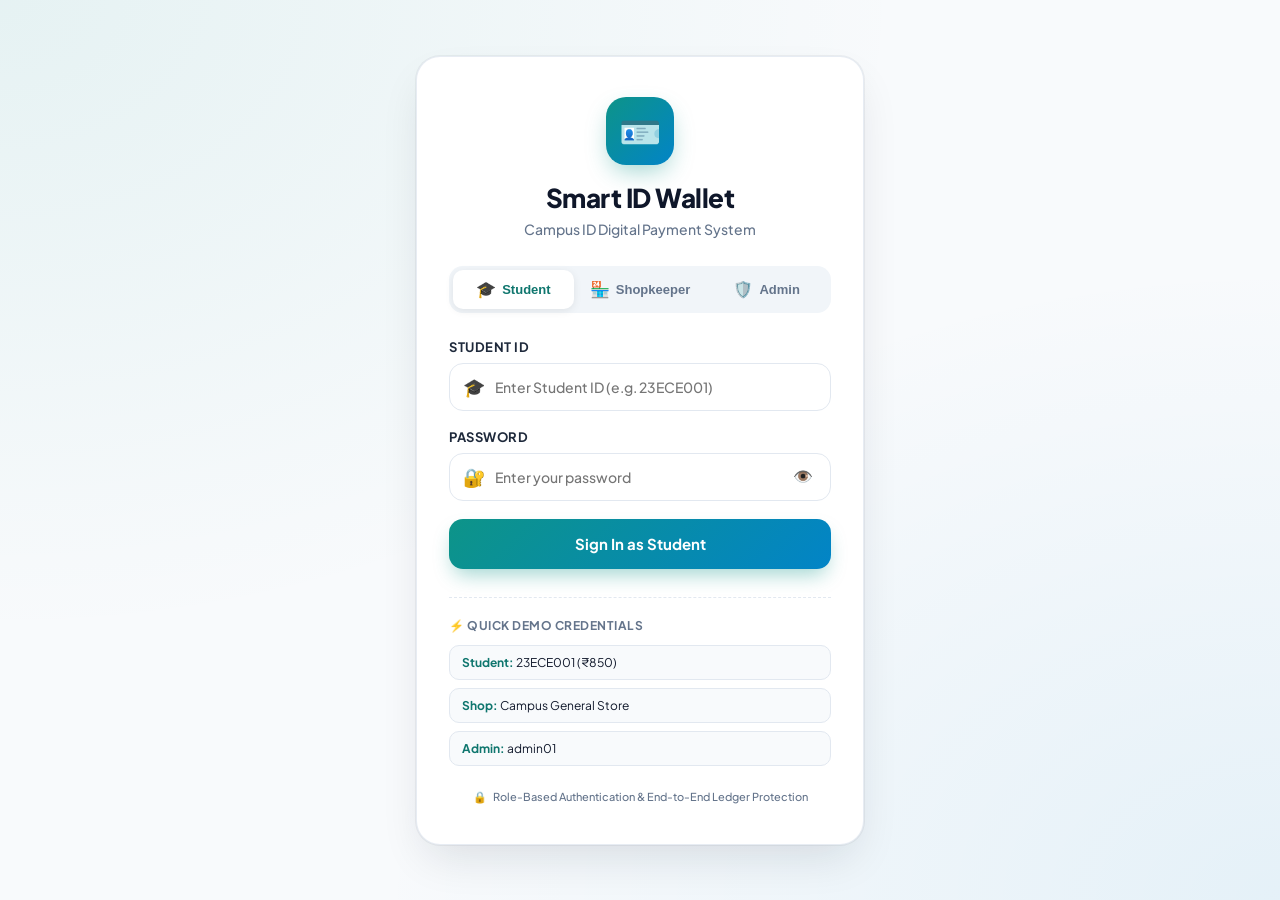
<file: frontend/index.html>
<!DOCTYPE html>
<html lang="en">

<head>
    <meta charset="UTF-8">
    <meta name="viewport" content="width=device-width, initial-scale=1.0">
    <title>Smart ID Wallet - Campus Digital Payment System</title>
    <link rel="stylesheet" href="css/login.css">
    <link rel="preconnect" href="https://fonts.googleapis.com">
    <link rel="preconnect" href="https://fonts.gstatic.com" crossorigin>
    <link href="https://fonts.googleapis.com/css2?family=Plus+Jakarta+Sans:wght@400;500;600;700;800&display=swap" rel="stylesheet">
</head>

<body>

    <div class="login-page">

        <div class="login-card">

            <!-- BRANDING & LOGO -->
            <div class="logo-section">
                <div class="logo">
                    <span>🪪</span>
                </div>
                <h1>Smart ID Wallet</h1>
                <p class="subtitle">Campus ID Digital Payment System</p>
            </div>

            <!-- ROLE SELECTION TABS -->
            <div class="role-tabs" role="tablist">
                <button type="button" class="role-tab active" id="tab-student" onclick="switchRole('student')">
                    <span class="tab-icon">🎓</span>
                    <span>Student</span>
                </button>
                <button type="button" class="role-tab" id="tab-shopkeeper" onclick="switchRole('shopkeeper')">
                    <span class="tab-icon">🏪</span>
                    <span>Shopkeeper</span>
                </button>
                <button type="button" class="role-tab" id="tab-admin" onclick="switchRole('admin')">
                    <span class="tab-icon">🛡️</span>
                    <span>Admin</span>
                </button>
            </div>

            <!-- LOGIN FORM -->
            <form class="login-form" id="loginForm" onsubmit="event.preventDefault(); handleLogin();">

                <!-- DYNAMIC ID/USERNAME FIELD -->
                <div class="input-group">
                    <label for="loginId" id="idLabel">Student ID</label>
                    <div class="input-wrapper">
                        <span class="input-icon" id="idIcon">🎓</span>
                        <input
                            type="text"
                            id="loginId"
                            placeholder="Enter Student ID (e.g. 23ECE001)"
                            autocomplete="username"
                            required
                        >
                    </div>
                </div>

                <!-- PASSWORD FIELD -->
                <div class="input-group">
                    <label for="password">Password</label>
                    <div class="input-wrapper">
                        <span class="input-icon">🔐</span>
                        <input
                            type="password"
                            id="password"
                            placeholder="Enter your password"
                            autocomplete="current-password"
                            required
                        >
                        <button
                            type="button"
                            class="password-toggle"
                            onclick="togglePasswordVisibility()"
                            id="passwordToggleBtn"
                            aria-label="Toggle password visibility"
                        >
                            👁️
                        </button>
                    </div>
                </div>

                <!-- LOGIN BUTTON -->
                <button
                    type="submit"
                    class="login-button"
                    id="loginButton"
                >
                    <span id="btnText">Sign In to Wallet</span>
                    <span class="btn-spinner" id="btnSpinner" style="display: none;">⏳</span>
                </button>

                <!-- STATUS MESSAGE -->
                <div id="loginMessage" class="login-message" style="display: none;"></div>

            </form>

            <!-- ONE-CLICK DEMO FILL CHIPS -->
            <div class="demo-section">
                <div class="demo-header">
                    <span>⚡ Quick Demo Credentials</span>
                </div>
                <div class="demo-chips">
                    <button type="button" class="demo-chip" onclick="fillDemo('student')">
                        <strong>Student:</strong> 23ECE001 (₹850)
                    </button>
                    <button type="button" class="demo-chip" onclick="fillDemo('shopkeeper')">
                        <strong>Shop:</strong> Campus General Store
                    </button>
                    <button type="button" class="demo-chip" onclick="fillDemo('admin')">
                        <strong>Admin:</strong> admin01
                    </button>
                </div>
            </div>

            <!-- FOOTER SECURITY BADGE -->
            <div class="security-footer">
                <span class="shield">🔒</span>
                <span>Role-Based Authentication & End-to-End Ledger Protection</span>
            </div>

        </div>

    </div>

    <!-- SCRIPTS -->
    <script src="js/config.js"></script>
    <script src="js/auth.js"></script>
    <script src="js/login.js"></script>

</body>

</html>
</file>
<file: frontend/css/login.css>
/* =====================================================
   SMART ID WALLET - LOGIN & AUTHENTICATION STYLES
   ===================================================== */

:root {
    --primary: #0f172a;
    --primary-light: #1e293b;
    --accent: #0d9488;
    --accent-hover: #0f766e;
    --accent-gradient: linear-gradient(135deg, #0d9488 0%, #0284c7 100%);
    --bg-page: #f8fafc;
    --card-bg: #ffffff;
    --text-main: #0f172a;
    --text-muted: #64748b;
    --border-color: #e2e8f0;
    --error-bg: #fef2f2;
    --error-text: #dc2626;
    --success-bg: #ecfdf5;
    --success-text: #059669;
    --radius-lg: 24px;
    --radius-md: 14px;
    --shadow-card: 0 20px 45px -10px rgba(15, 23, 42, 0.12), 0 0 0 1px rgba(15, 23, 42, 0.05);
}

* {
    margin: 0;
    padding: 0;
    box-sizing: border-box;
}

body {
    font-family: 'Plus Jakarta Sans', -apple-system, BlinkMacSystemFont, "Segoe UI", Roboto, sans-serif;
    background-color: var(--bg-page);
    color: var(--text-main);
    min-height: 100vh;
    display: flex;
    align-items: center;
    justify-content: center;
    background-image: 
        radial-gradient(at 0% 0%, rgba(13, 148, 136, 0.08) 0px, transparent 50%),
        radial-gradient(at 100% 100%, rgba(2, 132, 199, 0.08) 0px, transparent 50%);
}

.login-page {
    width: 100%;
    max-width: 480px;
    padding: 24px 16px;
}

.login-card {
    background: var(--card-bg);
    border-radius: var(--radius-lg);
    padding: 40px 32px;
    box-shadow: var(--shadow-card);
    position: relative;
    border: 1px solid rgba(226, 232, 240, 0.8);
}

/* LOGO SECTION */
.logo-section {
    text-align: center;
    margin-bottom: 28px;
}

.logo {
    width: 68px;
    height: 68px;
    margin: 0 auto 16px;
    background: var(--accent-gradient);
    border-radius: 20px;
    display: flex;
    align-items: center;
    justify-content: center;
    font-size: 34px;
    box-shadow: 0 10px 25px -5px rgba(13, 148, 136, 0.4);
}

.logo-section h1 {
    font-size: 26px;
    font-weight: 800;
    color: var(--primary);
    letter-spacing: -0.5px;
    margin-bottom: 6px;
}

.logo-section .subtitle {
    font-size: 14px;
    color: var(--text-muted);
    font-weight: 500;
}

/* ROLE SWITCHER TABS */
.role-tabs {
    display: flex;
    background: #f1f5f9;
    padding: 4px;
    border-radius: 14px;
    margin-bottom: 26px;
    gap: 4px;
}

.role-tab {
    flex: 1;
    display: flex;
    align-items: center;
    justify-content: center;
    gap: 6px;
    padding: 10px 12px;
    border: none;
    background: transparent;
    border-radius: 10px;
    font-size: 13px;
    font-weight: 600;
    color: var(--text-muted);
    cursor: pointer;
    transition: all 0.2s cubic-bezier(0.4, 0, 0.2, 1);
}

.role-tab:hover {
    color: var(--text-main);
}

.role-tab.active {
    background: #ffffff;
    color: var(--accent-hover);
    box-shadow: 0 2px 8px rgba(0, 0, 0, 0.08);
}

.tab-icon {
    font-size: 16px;
}

/* FORM STYLES */
.input-group {
    margin-bottom: 18px;
}

.input-group label {
    display: block;
    font-size: 13px;
    font-weight: 700;
    color: var(--primary-light);
    margin-bottom: 8px;
    text-transform: uppercase;
    letter-spacing: 0.5px;
}

.input-wrapper {
    position: relative;
    display: flex;
    align-items: center;
}

.input-icon {
    position: absolute;
    left: 14px;
    font-size: 18px;
    pointer-events: none;
    color: var(--text-muted);
}

.input-wrapper input {
    width: 100%;
    height: 48px;
    padding: 0 45px 0 45px;
    border: 1.5px solid var(--border-color);
    border-radius: var(--radius-md);
    font-size: 14px;
    font-family: inherit;
    font-weight: 500;
    color: var(--text-main);
    background: #ffffff;
    transition: all 0.2s ease;
}

.input-wrapper input:focus {
    outline: none;
    border-color: var(--accent);
    box-shadow: 0 0 0 3px rgba(13, 148, 136, 0.15);
}

.password-toggle {
    position: absolute;
    right: 12px;
    background: transparent;
    border: none;
    font-size: 16px;
    cursor: pointer;
    padding: 6px;
    border-radius: 6px;
    color: var(--text-muted);
    transition: opacity 0.2s;
}

.password-toggle:hover {
    opacity: 0.7;
}

/* LOGIN BUTTON */
.login-button {
    width: 100%;
    height: 50px;
    margin-top: 10px;
    background: var(--accent-gradient);
    color: #ffffff;
    border: none;
    border-radius: var(--radius-md);
    font-size: 15px;
    font-weight: 700;
    font-family: inherit;
    cursor: pointer;
    box-shadow: 0 10px 20px -5px rgba(13, 148, 136, 0.4);
    transition: transform 0.15s ease, box-shadow 0.15s ease;
    display: flex;
    align-items: center;
    justify-content: center;
    gap: 8px;
}

.login-button:hover {
    transform: translateY(-1px);
    box-shadow: 0 14px 24px -5px rgba(13, 148, 136, 0.45);
}

.login-button:active {
    transform: translateY(0);
}

.login-button:disabled {
    opacity: 0.7;
    cursor: not-allowed;
}

/* ERROR / STATUS MESSAGE */
.login-message {
    margin-top: 14px;
    padding: 10px 14px;
    border-radius: 10px;
    font-size: 13px;
    font-weight: 600;
    text-align: center;
}

.login-message.error {
    background: var(--error-bg);
    color: var(--error-text);
    border: 1px solid rgba(220, 38, 38, 0.2);
}

.login-message.success {
    background: var(--success-bg);
    color: var(--success-text);
    border: 1px solid rgba(5, 150, 105, 0.2);
}

/* DEMO CHIPS SECTION */
.demo-section {
    margin-top: 28px;
    padding-top: 20px;
    border-top: 1px dashed var(--border-color);
}

.demo-header {
    display: flex;
    align-items: center;
    justify-content: space-between;
    margin-bottom: 12px;
}

.demo-header span {
    font-size: 12px;
    font-weight: 700;
    color: var(--text-muted);
    text-transform: uppercase;
    letter-spacing: 0.5px;
}

.demo-chips {
    display: flex;
    flex-direction: column;
    gap: 8px;
}

.demo-chip {
    width: 100%;
    text-align: left;
    padding: 9px 12px;
    background: #f8fafc;
    border: 1px solid var(--border-color);
    border-radius: 10px;
    font-size: 12px;
    color: var(--text-main);
    cursor: pointer;
    font-family: inherit;
    transition: all 0.15s ease;
}

.demo-chip:hover {
    background: #f1f5f9;
    border-color: #cbd5e1;
    transform: translateX(2px);
}

.demo-chip strong {
    color: var(--accent-hover);
}

/* SECURITY FOOTER */
.security-footer {
    display: flex;
    align-items: center;
    justify-content: center;
    gap: 6px;
    margin-top: 24px;
    font-size: 11px;
    color: var(--text-muted);
    font-weight: 500;
}

@media (max-width: 480px) {
    .login-card {
        padding: 30px 20px;
        border-radius: 20px;
    }
}
</file>
<file: frontend/admin/admin.css>
/* =====================================================
   SMART ID WALLET - ADMINISTRATOR PORTAL STYLES
   ===================================================== */

:root {
    --admin-bg: #0b1120;
    --admin-sidebar: #0f172a;
    --admin-surface: #1e293b;
    --admin-surface-light: #334155;
    --admin-border: #334155;
    --admin-accent: #0d9488;
    --admin-accent-glow: rgba(13, 148, 136, 0.25);
    --admin-blue: #0284c7;
    --admin-green: #10b981;
    --admin-red: #ef4444;
    --admin-amber: #f59e0b;
    --admin-purple: #8b5cf6;
    --admin-text-main: #f8fafc;
    --admin-text-sub: #94a3b8;
    --admin-radius: 14px;
    --admin-radius-lg: 20px;
    --admin-shadow: 0 10px 25px -5px rgba(0, 0, 0, 0.4);
}

* {
    margin: 0;
    padding: 0;
    box-sizing: border-box;
}

body {
    font-family: 'Plus Jakarta Sans', -apple-system, BlinkMacSystemFont, "Segoe UI", Roboto, sans-serif;
    background: var(--admin-bg);
    color: var(--admin-text-main);
    min-height: 100vh;
    display: flex;
    overflow-x: hidden;
}

/* LAYOUT CONTAINER */
.admin-layout {
    display: flex;
    width: 100vw;
    min-height: 100vh;
}

/* SIDEBAR */
.admin-sidebar {
    width: 260px;
    background: var(--admin-sidebar);
    border-right: 1px solid var(--admin-border);
    display: flex;
    flex-direction: column;
    position: fixed;
    top: 0;
    bottom: 0;
    left: 0;
    z-index: 100;
    transition: transform 0.3s ease;
}

.sidebar-brand {
    padding: 24px 20px;
    display: flex;
    align-items: center;
    gap: 12px;
    border-bottom: 1px solid var(--admin-border);
}

.brand-icon {
    width: 44px;
    height: 44px;
    background: linear-gradient(135deg, var(--admin-accent), var(--admin-blue));
    border-radius: 12px;
    display: flex;
    align-items: center;
    justify-content: center;
    font-size: 22px;
    box-shadow: 0 4px 12px var(--admin-accent-glow);
}

.brand-text h2 {
    font-size: 17px;
    font-weight: 800;
    letter-spacing: -0.5px;
    color: #ffffff;
}

.brand-badge {
    display: inline-block;
    font-size: 10px;
    font-weight: 700;
    background: rgba(13, 148, 136, 0.2);
    color: #2dd4bf;
    padding: 2px 8px;
    border-radius: 6px;
    margin-top: 2px;
}

/* NAV LINKS */
.sidebar-nav {
    flex: 1;
    padding: 20px 14px;
    display: flex;
    flex-direction: column;
    gap: 6px;
    overflow-y: auto;
}

.nav-link-btn {
    display: flex;
    align-items: center;
    gap: 12px;
    padding: 12px 16px;
    background: transparent;
    border: none;
    border-radius: 10px;
    color: var(--admin-text-sub);
    font-size: 14px;
    font-weight: 600;
    text-align: left;
    cursor: pointer;
    transition: all 0.2s ease;
    width: 100%;
}

.nav-link-btn:hover {
    background: rgba(255, 255, 255, 0.05);
    color: var(--admin-text-main);
}

.nav-link-btn.active {
    background: linear-gradient(135deg, rgba(13, 148, 136, 0.25), rgba(2, 132, 199, 0.25));
    color: #2dd4bf;
    border: 1px solid rgba(13, 148, 136, 0.4);
    box-shadow: 0 4px 12px rgba(13, 148, 136, 0.15);
}

.nav-link-btn .nav-icon {
    font-size: 18px;
}

/* SIDEBAR FOOTER */
.sidebar-footer {
    padding: 16px 20px;
    border-top: 1px solid var(--admin-border);
    display: flex;
    align-items: center;
    justify-content: space-between;
}

.user-mini {
    display: flex;
    align-items: center;
    gap: 10px;
}

.user-avatar-mini {
    width: 36px;
    height: 36px;
    background: var(--admin-surface-light);
    border-radius: 50%;
    display: flex;
    align-items: center;
    justify-content: center;
    font-size: 16px;
}

.user-details-mini strong {
    display: block;
    font-size: 13px;
    font-weight: 700;
    color: var(--admin-text-main);
}

.user-details-mini small {
    color: var(--admin-text-sub);
    font-size: 11px;
}

.logout-icon-btn {
    background: rgba(239, 68, 68, 0.1);
    color: #f87171;
    border: 1px solid rgba(239, 68, 68, 0.2);
    border-radius: 8px;
    width: 34px;
    height: 34px;
    display: flex;
    align-items: center;
    justify-content: center;
    cursor: pointer;
    transition: background 0.2s;
}

.logout-icon-btn:hover {
    background: rgba(239, 68, 68, 0.25);
}

/* MAIN CONTENT AREA */
.admin-main {
    flex: 1;
    margin-left: 260px;
    padding: 28px 36px;
    max-width: 1400px;
}

/* TOPBAR */
.admin-topbar {
    display: flex;
    align-items: center;
    justify-content: space-between;
    margin-bottom: 28px;
    flex-wrap: wrap;
    gap: 16px;
}

.topbar-title h1 {
    font-size: 24px;
    font-weight: 800;
    letter-spacing: -0.5px;
}

.topbar-title p {
    font-size: 13px;
    color: var(--admin-text-sub);
    margin-top: 2px;
}

.topbar-actions {
    display: flex;
    align-items: center;
    gap: 12px;
}

.btn-primary {
    background: linear-gradient(135deg, var(--admin-accent), var(--admin-blue));
    color: #ffffff;
    border: none;
    padding: 10px 20px;
    border-radius: 10px;
    font-size: 13px;
    font-weight: 700;
    cursor: pointer;
    display: inline-flex;
    align-items: center;
    gap: 8px;
    box-shadow: 0 4px 14px var(--admin-accent-glow);
    transition: all 0.2s ease;
}

.btn-primary:hover {
    transform: translateY(-1px);
    box-shadow: 0 6px 20px rgba(13, 148, 136, 0.4);
}

.btn-secondary {
    background: var(--admin-surface);
    color: var(--admin-text-main);
    border: 1px solid var(--admin-border);
    padding: 10px 18px;
    border-radius: 10px;
    font-size: 13px;
    font-weight: 600;
    cursor: pointer;
    transition: all 0.2s ease;
}

.btn-secondary:hover {
    background: var(--admin-surface-light);
}

/* KPI CARDS GRID */
.kpi-grid {
    display: grid;
    grid-template-columns: repeat(auto-fit, minmax(210px, 1fr));
    gap: 18px;
    margin-bottom: 30px;
}

.kpi-card {
    background: var(--admin-surface);
    border: 1px solid var(--admin-border);
    border-radius: var(--admin-radius);
    padding: 20px;
    display: flex;
    align-items: center;
    gap: 16px;
    box-shadow: var(--admin-shadow);
    transition: transform 0.2s ease;
}

.kpi-card:hover {
    transform: translateY(-2px);
    border-color: #475569;
}

.kpi-icon-box {
    width: 50px;
    height: 50px;
    border-radius: 12px;
    display: flex;
    align-items: center;
    justify-content: center;
    font-size: 24px;
}

.bg-teal { background: rgba(13, 148, 136, 0.15); color: #2dd4bf; }
.bg-sky { background: rgba(2, 132, 199, 0.15); color: #38bdf8; }
.bg-emerald { background: rgba(16, 185, 129, 0.15); color: #34d399; }
.bg-amber { background: rgba(245, 158, 11, 0.15); color: #fbbf24; }
.bg-purple { background: rgba(139, 92, 246, 0.15); color: #c084fc; }
.bg-rose { background: rgba(244, 63, 94, 0.15); color: #fb7185; }

.kpi-details .kpi-label {
    font-size: 12px;
    font-weight: 600;
    color: var(--admin-text-sub);
    display: block;
    text-transform: uppercase;
    letter-spacing: 0.5px;
}

.kpi-details .kpi-number {
    font-size: 24px;
    font-weight: 800;
    color: #ffffff;
    margin-top: 4px;
    display: block;
}

/* SECTION CARDS & PANELS */
.content-panel {
    background: var(--admin-surface);
    border: 1px solid var(--admin-border);
    border-radius: var(--admin-radius-lg);
    padding: 24px;
    margin-bottom: 28px;
    box-shadow: var(--admin-shadow);
}

.panel-header-row {
    display: flex;
    align-items: center;
    justify-content: space-between;
    margin-bottom: 20px;
    flex-wrap: wrap;
    gap: 12px;
}

.panel-header-row h3 {
    font-size: 17px;
    font-weight: 700;
    display: flex;
    align-items: center;
    gap: 8px;
}

/* SEARCH & FILTER CONTROLS */
.filter-bar {
    display: flex;
    gap: 12px;
    align-items: center;
    flex-wrap: wrap;
}

.search-input-wrap {
    position: relative;
    display: flex;
    align-items: center;
}

.search-input-wrap input {
    background: var(--admin-bg);
    border: 1px solid var(--admin-border);
    color: var(--admin-text-main);
    padding: 9px 14px 9px 36px;
    border-radius: 10px;
    font-size: 13px;
    width: 240px;
    transition: all 0.2s;
}

.search-input-wrap input:focus {
    outline: none;
    border-color: var(--admin-accent);
    box-shadow: 0 0 0 3px var(--admin-accent-glow);
}

.search-icon-inside {
    position: absolute;
    left: 12px;
    color: var(--admin-text-sub);
    font-size: 14px;
}

.filter-select {
    background: var(--admin-bg);
    border: 1px solid var(--admin-border);
    color: var(--admin-text-main);
    padding: 9px 14px;
    border-radius: 10px;
    font-size: 13px;
    cursor: pointer;
}

.filter-select:focus {
    outline: none;
    border-color: var(--admin-accent);
}

/* DATA TABLES */
.table-responsive {
    overflow-x: auto;
    border-radius: 12px;
}

.admin-table {
    width: 100%;
    border-collapse: collapse;
    font-size: 13px;
    text-align: left;
}

.admin-table thead th {
    background: rgba(15, 23, 42, 0.6);
    color: var(--admin-text-sub);
    padding: 14px 16px;
    font-weight: 700;
    text-transform: uppercase;
    font-size: 11px;
    letter-spacing: 0.5px;
    border-bottom: 1px solid var(--admin-border);
}

.admin-table tbody td {
    padding: 14px 16px;
    border-bottom: 1px solid rgba(51, 65, 85, 0.6);
    color: var(--admin-text-main);
    vertical-align: middle;
}

.admin-table tbody tr:hover {
    background: rgba(255, 255, 255, 0.02);
}

/* BADGES */
.status-pill {
    display: inline-block;
    padding: 4px 10px;
    border-radius: 20px;
    font-size: 11px;
    font-weight: 700;
}

.pill-active { background: rgba(16, 185, 129, 0.15); color: #34d399; border: 1px solid rgba(16, 185, 129, 0.3); }
.pill-inactive { background: rgba(239, 68, 68, 0.15); color: #f87171; border: 1px solid rgba(239, 68, 68, 0.3); }
.pill-instock { background: rgba(2, 132, 199, 0.15); color: #38bdf8; }
.pill-outstock { background: rgba(245, 158, 11, 0.15); color: #fbbf24; }

.type-pill {
    padding: 3px 8px;
    border-radius: 6px;
    font-size: 11px;
    font-weight: 700;
}

.type-purchase { background: rgba(13, 148, 136, 0.15); color: #2dd4bf; }
.type-topup { background: rgba(16, 185, 129, 0.15); color: #34d399; }
.type-debit { background: rgba(239, 68, 68, 0.15); color: #f87171; }

/* ACTION BUTTONS IN TABLE */
.table-actions {
    display: flex;
    gap: 6px;
}

.btn-table-action {
    background: rgba(255, 255, 255, 0.06);
    border: 1px solid var(--admin-border);
    color: var(--admin-text-main);
    padding: 5px 10px;
    border-radius: 6px;
    font-size: 12px;
    cursor: pointer;
    transition: background 0.15s;
}

.btn-table-action:hover {
    background: rgba(255, 255, 255, 0.15);
}

.btn-table-action.danger {
    color: #f87171;
    border-color: rgba(239, 68, 68, 0.3);
}

.btn-table-action.danger:hover {
    background: rgba(239, 68, 68, 0.2);
}

/* REPORTS & ANALYTICS VISUALS */
.reports-grid {
    display: grid;
    grid-template-columns: repeat(auto-fit, minmax(320px, 1fr));
    gap: 20px;
}

.report-box {
    background: var(--admin-bg);
    border: 1px solid var(--admin-border);
    border-radius: 14px;
    padding: 20px;
}

.report-box h4 {
    font-size: 14px;
    font-weight: 700;
    color: var(--admin-text-sub);
    margin-bottom: 14px;
    text-transform: uppercase;
    letter-spacing: 0.5px;
}

.report-bar-item {
    margin-bottom: 14px;
}

.report-bar-header {
    display: flex;
    justify-content: space-between;
    font-size: 13px;
    margin-bottom: 6px;
}

.report-bar-track {
    background: var(--admin-surface);
    height: 8px;
    border-radius: 4px;
    overflow: hidden;
}

.report-bar-fill {
    height: 100%;
    border-radius: 4px;
    background: linear-gradient(90deg, var(--admin-accent), var(--admin-blue));
}

/* MODALS */
.admin-modal {
    position: fixed;
    top: 0;
    left: 0;
    right: 0;
    bottom: 0;
    z-index: 1000;
    display: flex;
    align-items: center;
    justify-content: center;
}

.modal-backdrop {
    position: absolute;
    top: 0;
    left: 0;
    right: 0;
    bottom: 0;
    background: rgba(0, 0, 0, 0.7);
    backdrop-filter: blur(4px);
}

.modal-dialog {
    position: relative;
    background: var(--admin-surface);
    border: 1px solid var(--admin-border);
    border-radius: var(--admin-radius-lg);
    width: 90%;
    max-width: 520px;
    box-shadow: 0 20px 40px rgba(0, 0, 0, 0.6);
    overflow: hidden;
    animation: modalSlide 0.25s cubic-bezier(0.16, 1, 0.3, 1);
}

@keyframes modalSlide {
    from { opacity: 0; transform: translateY(20px) scale(0.96); }
    to { opacity: 1; transform: translateY(0) scale(1); }
}

.modal-dialog-large {
    max-width: 640px;
}

.modal-header {
    padding: 20px 24px;
    border-bottom: 1px solid var(--admin-border);
    display: flex;
    align-items: center;
    justify-content: space-between;
}

.modal-header h3 {
    font-size: 17px;
    font-weight: 800;
}

.modal-close-btn {
    background: transparent;
    border: none;
    color: var(--admin-text-sub);
    font-size: 20px;
    cursor: pointer;
}

.modal-body {
    padding: 24px;
    max-height: 75vh;
    overflow-y: auto;
}

.modal-footer {
    padding: 16px 24px;
    border-top: 1px solid var(--admin-border);
    display: flex;
    justify-content: flex-end;
    gap: 10px;
    background: rgba(15, 23, 42, 0.4);
}

/* FORM CONTROLS IN MODAL */
.form-group {
    margin-bottom: 16px;
}

.form-group label {
    display: block;
    font-size: 12px;
    font-weight: 700;
    color: var(--admin-text-sub);
    margin-bottom: 6px;
    text-transform: uppercase;
    letter-spacing: 0.5px;
}

.form-control {
    width: 100%;
    background: var(--admin-bg);
    border: 1px solid var(--admin-border);
    color: var(--admin-text-main);
    padding: 11px 14px;
    border-radius: 10px;
    font-size: 14px;
    transition: border 0.2s;
}

.form-control:focus {
    outline: none;
    border-color: var(--admin-accent);
    box-shadow: 0 0 0 3px var(--admin-accent-glow);
}

.form-row {
    display: grid;
    grid-template-columns: 1fr 1fr;
    gap: 14px;
}

/* RECEIPT MODAL SPECIFIC */
.receipt-paper-admin {
    background: #ffffff;
    color: #0f172a;
    border-radius: 16px;
    padding: 24px;
    font-size: 13px;
}

.receipt-paper-admin .rcpt-row {
    display: flex;
    justify-content: space-between;
    padding: 6px 0;
    border-bottom: 1px dashed #e2e8f0;
}

.receipt-paper-admin .rcpt-row.total-bold {
    border-top: 2px solid #0f172a;
    border-bottom: 2px solid #0f172a;
    padding: 10px 0;
    margin-top: 8px;
    font-size: 15px;
    font-weight: 800;
}

/* RESPONSIVE BREAKPOINTS */
@media (max-width: 1024px) {
    .admin-sidebar {
        width: 70px;
    }
    .brand-text, .nav-label, .user-details-mini, .brand-badge {
        display: none;
    }
    .sidebar-brand {
        justify-content: center;
        padding: 20px 0;
    }
    .nav-link-btn {
        justify-content: center;
        padding: 14px 0;
    }
    .admin-main {
        margin-left: 70px;
        padding: 20px;
    }
}

@media (max-width: 640px) {
    .admin-sidebar {
        display: none;
    }
    .admin-main {
        margin-left: 0;
        padding: 16px;
    }
    .kpi-grid {
        grid-template-columns: 1fr;
    }
    .form-row {
        grid-template-columns: 1fr;
    }
}
</file>
<file: frontend/shopkeeper/shopkeeper.css>
/* =====================================================
   SMART ID WALLET - SHOPKEEPER POS TERMINAL STYLES
   ===================================================== */

:root {
    --primary: #0f172a;
    --primary-light: #1e293b;
    --accent: #0d9488;
    --accent-hover: #0f766e;
    --accent-gradient: linear-gradient(135deg, #0d9488 0%, #0284c7 100%);
    --bg-page: #f1f5f9;
    --card-bg: #ffffff;
    --text-dark: #0f172a;
    --text-muted: #64748b;
    --border-color: #e2e8f0;
    --radius-md: 14px;
    --radius-lg: 20px;
    --shadow-sm: 0 4px 12px rgba(0, 0, 0, 0.04);
}

* {
    margin: 0;
    padding: 0;
    box-sizing: border-box;
}

body {
    font-family: 'Plus Jakarta Sans', -apple-system, BlinkMacSystemFont, "Segoe UI", Roboto, sans-serif;
    background: var(--bg-page);
    color: var(--text-dark);
    min-height: 100vh;
}

.pos-app {
    width: 100%;
    min-height: 100vh;
    display: flex;
    flex-direction: column;
}

/* TOP NAVBAR */
.pos-header {
    background: var(--primary);
    color: #ffffff;
    padding: 16px 28px;
    display: flex;
    align-items: center;
    justify-content: space-between;
    box-shadow: 0 4px 20px rgba(0, 0, 0, 0.15);
    flex-wrap: wrap;
    gap: 16px;
}

.header-left {
    display: flex;
    align-items: center;
    gap: 12px;
}

.shop-logo {
    width: 48px;
    height: 48px;
    background: rgba(255, 255, 255, 0.15);
    border-radius: 14px;
    display: flex;
    align-items: center;
    justify-content: center;
    font-size: 24px;
}

.pos-header h1 {
    font-size: 20px;
    font-weight: 800;
}

.operator-meta {
    font-size: 12px;
    color: #94a3b8;
}

.operator-meta strong {
    color: #f1f5f9;
}

.pos-nav {
    display: flex;
    background: rgba(255, 255, 255, 0.1);
    padding: 4px;
    border-radius: 12px;
    gap: 4px;
}

.nav-btn {
    padding: 8px 16px;
    background: transparent;
    border: none;
    border-radius: 10px;
    color: #cbd5e1;
    font-size: 13px;
    font-weight: 700;
    font-family: inherit;
    cursor: pointer;
    transition: all 0.2s;
}

.nav-btn:hover {
    color: #ffffff;
}

.nav-btn.active {
    background: #ffffff;
    color: var(--primary);
}

.logout-btn {
    padding: 8px 16px;
    background: rgba(239, 68, 68, 0.15);
    border: 1px solid rgba(239, 68, 68, 0.3);
    color: #fca5a5;
    border-radius: 10px;
    font-size: 13px;
    font-weight: 700;
    cursor: pointer;
    transition: all 0.2s;
}

.logout-btn:hover {
    background: #ef4444;
    color: #ffffff;
}

/* KPI BANNER */
.kpi-banner {
    display: grid;
    grid-template-columns: repeat(4, 1fr);
    gap: 16px;
    padding: 20px 28px;
    background: #ffffff;
    border-bottom: 1px solid var(--border-color);
}

.kpi-card {
    background: #f8fafc;
    border: 1px solid var(--border-color);
    border-radius: 14px;
    padding: 14px 18px;
}

.kpi-label {
    font-size: 11px;
    font-weight: 700;
    color: var(--text-muted);
    text-transform: uppercase;
    letter-spacing: 0.5px;
    display: block;
}

.kpi-val {
    font-size: 24px;
    font-weight: 800;
    margin-top: 4px;
    display: block;
}

.text-accent {
    color: var(--accent);
}

/* POS MAIN LAYOUT */
.pos-main-view,
.pos-secondary-view {
    padding: 24px 28px;
    flex: 1;
}

.pos-layout-grid {
    display: grid;
    grid-template-columns: 1.5fr 1fr;
    gap: 24px;
    align-items: start;
}

/* PANEL CARDS */
.panel-card {
    background: #ffffff;
    border: 1px solid var(--border-color);
    border-radius: var(--radius-lg);
    padding: 22px;
    box-shadow: var(--shadow-sm);
    margin-bottom: 20px;
}

.panel-header {
    display: flex;
    align-items: center;
    gap: 10px;
    margin-bottom: 18px;
}

.step-badge {
    background: #0d9488;
    color: #ffffff;
    padding: 3px 8px;
    border-radius: 6px;
    font-size: 11px;
    font-weight: 800;
}

.panel-header h3 {
    font-size: 16px;
    font-weight: 800;
}

.product-count {
    margin-left: auto;
    font-size: 12px;
    font-weight: 600;
    background: #f1f5f9;
    padding: 4px 10px;
    border-radius: 20px;
    color: var(--text-muted);
}

/* SEARCH ACTIONS */
.search-actions-row {
    display: flex;
    gap: 10px;
    align-items: center;
}

.search-input-group {
    flex: 1;
    position: relative;
    display: flex;
    align-items: center;
}

.search-icon {
    position: absolute;
    left: 14px;
    font-size: 16px;
    color: var(--text-muted);
}

.search-input-group input {
    width: 100%;
    height: 48px;
    padding: 0 14px 0 42px;
    border: 2px solid var(--border-color);
    border-radius: var(--radius-md);
    font-family: inherit;
    font-size: 14px;
    font-weight: 600;
    outline: none;
    transition: all 0.2s;
}

.search-input-group input:focus {
    border-color: var(--accent);
    box-shadow: 0 0 0 3px rgba(13, 148, 136, 0.15);
}

.primary-scan-btn {
    height: 48px;
    padding: 0 20px;
    background: var(--primary);
    color: #ffffff;
    border: none;
    border-radius: var(--radius-md);
    font-family: inherit;
    font-size: 13px;
    font-weight: 700;
    cursor: pointer;
    white-space: nowrap;
    transition: background 0.2s;
}

.primary-scan-btn:hover {
    background: var(--primary-light);
}

.camera-scan-btn {
    height: 48px;
    padding: 0 14px;
    background: #f1f5f9;
    border: 1px solid var(--border-color);
    border-radius: var(--radius-md);
    font-family: inherit;
    font-size: 13px;
    font-weight: 700;
    cursor: pointer;
    white-space: nowrap;
}

.camera-scan-btn:hover {
    background: #e2e8f0;
}

/* QUICK DEMO CHIPS */
.quick-demo-student {
    display: flex;
    align-items: center;
    gap: 8px;
    margin-top: 12px;
    font-size: 12px;
    color: var(--text-muted);
    flex-wrap: wrap;
}

.quick-chip {
    padding: 5px 10px;
    background: #f0fdfa;
    border: 1px solid #ccfbf1;
    border-radius: 8px;
    color: #0f766e;
    font-size: 11px;
    font-weight: 700;
    cursor: pointer;
}

.quick-chip:hover {
    background: #ccfbf1;
}

/* CAMERA STREAM BOX */
.camera-stream-box {
    margin-top: 14px;
    background: #000000;
    border-radius: 14px;
    position: relative;
    overflow: hidden;
    padding: 10px;
    text-align: center;
}

.cam-overlay {
    position: absolute;
    top: 0;
    left: 0;
    width: 100%;
    height: 100%;
    display: flex;
    flex-direction: column;
    align-items: center;
    justify-content: center;
    pointer-events: none;
    color: #ffffff;
    font-size: 12px;
}

.target-rect {
    width: 160px;
    height: 160px;
    border: 2px dashed #10b981;
    border-radius: 14px;
    margin-bottom: 8px;
}

.cam-close-btn {
    margin-top: 8px;
    padding: 6px 14px;
    background: rgba(255, 255, 255, 0.2);
    border: none;
    border-radius: 6px;
    color: white;
    cursor: pointer;
    font-size: 12px;
}

/* IDENTIFIED STUDENT BANNER */
.student-identified-banner {
    display: flex;
    align-items: center;
    gap: 16px;
    margin-top: 16px;
    padding: 16px 20px;
    background: #f0fdf4;
    border: 1.5px solid #bbf7d0;
    border-radius: 16px;
}

.student-id-avatar {
    width: 52px;
    height: 52px;
    background: #dcfce7;
    border-radius: 50%;
    display: flex;
    align-items: center;
    justify-content: center;
    font-size: 26px;
}

.student-id-info {
    flex: 1;
}

.id-name-row {
    display: flex;
    align-items: center;
    gap: 8px;
    margin-bottom: 2px;
}

.id-name-row h4 {
    font-size: 16px;
    font-weight: 800;
    color: #14532d;
}

.id-tag {
    background: #bbf7d0;
    color: #166534;
    font-size: 11px;
    font-weight: 800;
    padding: 2px 6px;
    border-radius: 6px;
}

.verified-pill {
    background: #15803d;
    color: white;
    font-size: 10px;
    font-weight: 700;
    padding: 2px 6px;
    border-radius: 10px;
}

.id-sub {
    font-size: 12px;
    color: #166534;
}

.student-wallet-display {
    text-align: right;
    background: #ffffff;
    padding: 8px 14px;
    border-radius: 12px;
    border: 1px solid #bbf7d0;
}

.student-wallet-display .lbl {
    display: block;
    font-size: 10px;
    font-weight: 700;
    color: #64748b;
    text-transform: uppercase;
}

.student-wallet-display .val {
    font-size: 20px;
    font-weight: 800;
    color: #15803d;
}

/* PRODUCT CATALOG GRID */
.product-catalog-grid {
    display: grid;
    grid-template-columns: repeat(auto-fill, minmax(200px, 1fr));
    gap: 14px;
}

.product-item-card {
    background: #f8fafc;
    border: 1.5px solid var(--border-color);
    border-radius: 14px;
    padding: 14px;
    display: flex;
    flex-direction: column;
    justify-content: space-between;
    transition: all 0.15s ease;
}

.product-item-card:hover {
    border-color: #cbd5e1;
    background: #ffffff;
    transform: translateY(-2px);
    box-shadow: 0 6px 16px rgba(0, 0, 0, 0.04);
}

.product-meta h4 {
    font-size: 14px;
    font-weight: 700;
    color: var(--text-dark);
}

.prod-cat-badge {
    display: inline-block;
    font-size: 10px;
    font-weight: 600;
    color: var(--text-muted);
    margin-top: 2px;
}

.prod-price {
    font-size: 18px;
    font-weight: 800;
    color: var(--primary);
    margin: 8px 0;
}

/* QUANTITY CONTROLS */
.qty-stepper {
    display: flex;
    align-items: center;
    justify-content: space-between;
    background: #ffffff;
    border: 1.5px solid var(--border-color);
    border-radius: 10px;
    padding: 2px;
}

.step-btn {
    width: 32px;
    height: 32px;
    background: transparent;
    border: none;
    font-size: 16px;
    font-weight: 800;
    color: var(--primary);
    cursor: pointer;
    border-radius: 8px;
    transition: background 0.15s;
}

.step-btn:hover {
    background: #e2e8f0;
}

.qty-val {
    font-size: 14px;
    font-weight: 800;
    min-width: 24px;
    text-align: center;
}

/* BILL SUMMARY (STICKY RIGHT) */
.bill-summary-card {
    position: sticky;
    top: 20px;
    background: #ffffff;
    border: 1px solid var(--border-color);
    border-radius: var(--radius-lg);
    padding: 24px;
    box-shadow: var(--shadow-sm);
}

.bill-header {
    display: flex;
    align-items: center;
    justify-content: space-between;
    padding-bottom: 14px;
    border-bottom: 1px solid var(--border-color);
}

.clear-cart-btn {
    background: transparent;
    border: none;
    font-size: 12px;
    font-weight: 700;
    color: #dc2626;
    cursor: pointer;
}

.cart-items-container {
    max-height: 280px;
    overflow-y: auto;
    padding: 12px 0;
    border-bottom: 1px solid var(--border-color);
}

.cart-row {
    display: flex;
    align-items: center;
    justify-content: space-between;
    font-size: 13px;
    padding: 8px 0;
    border-bottom: 1px dashed #f1f5f9;
}

.cart-row-title {
    font-weight: 600;
}

.cart-row-calc {
    font-size: 11px;
    color: var(--text-muted);
}

.cart-row-total {
    font-weight: 700;
}

.empty-cart-state {
    text-align: center;
    padding: 30px 10px;
    color: var(--text-muted);
}

.empty-cart-state span {
    font-size: 32px;
}

/* BILL CALCULATION */
.bill-calc-section {
    padding: 16px 0;
}

.calc-row {
    display: flex;
    justify-content: space-between;
    font-size: 13px;
    margin-bottom: 6px;
    color: var(--text-dark);
}

.grand-total-row {
    border-top: 1px dashed var(--border-color);
    padding-top: 10px;
    margin-top: 10px;
}

.grand-total-row span {
    font-size: 15px;
    font-weight: 800;
}

.total-price {
    font-size: 26px;
    font-weight: 900;
    color: var(--accent-hover);
}

/* WALLET IMPACT PREVIEW */
.wallet-impact-box {
    background: #f8fafc;
    border: 1px solid var(--border-color);
    border-radius: 12px;
    padding: 12px;
    margin-top: 14px;
}

.wallet-impact-box .calc-row {
    font-size: 12px;
    margin-bottom: 4px;
}

.wallet-impact-box .calc-row:last-child {
    margin-bottom: 0;
}

/* POS ALERT */
.pos-alert {
    padding: 10px 14px;
    border-radius: 10px;
    font-size: 12px;
    font-weight: 700;
    margin-bottom: 14px;
    background: #fef2f2;
    color: #dc2626;
    border: 1px solid #fecaca;
}

/* CONFIRM PURCHASE BUTTON */
.confirm-purchase-btn {
    width: 100%;
    height: 52px;
    background: var(--accent-gradient);
    color: #ffffff;
    border: none;
    border-radius: 14px;
    font-size: 15px;
    font-weight: 800;
    font-family: inherit;
    cursor: pointer;
    box-shadow: 0 10px 20px -5px rgba(13, 148, 136, 0.4);
    display: flex;
    align-items: center;
    justify-content: center;
    gap: 8px;
    transition: all 0.15s ease;
}

.confirm-purchase-btn:hover {
    transform: translateY(-2px);
    box-shadow: 0 14px 25px -5px rgba(13, 148, 136, 0.45);
}

.confirm-purchase-btn:disabled {
    opacity: 0.6;
    cursor: not-allowed;
    transform: none;
}

.atomic-guarantee-note {
    font-size: 10px;
    color: var(--text-muted);
    text-align: center;
    margin-top: 14px;
    line-height: 1.4;
}

/* DATA TABLES */
.table-responsive {
    overflow-x: auto;
}

.pos-table {
    width: 100%;
    border-collapse: collapse;
    font-size: 13px;
    text-align: left;
}

.pos-table th {
    background: #f8fafc;
    color: var(--text-muted);
    font-weight: 700;
    text-transform: uppercase;
    font-size: 11px;
    padding: 12px 14px;
    border-bottom: 1px solid var(--border-color);
}

.pos-table td {
    padding: 12px 14px;
    border-bottom: 1px solid var(--border-color);
    color: var(--text-dark);
}

.pos-table tr:hover td {
    background: #f8fafc;
}

/* RECEIPT MODAL (PAPER-STYLE) */
.receipt-modal {
    position: fixed;
    top: 0;
    left: 0;
    width: 100%;
    height: 100%;
    z-index: 99999;
    display: flex;
    align-items: center;
    justify-content: center;
    padding: 20px;
}

.receipt-modal .modal-backdrop {
    position: absolute;
    top: 0;
    left: 0;
    width: 100%;
    height: 100%;
    background: rgba(15, 23, 42, 0.7);
    backdrop-filter: blur(6px);
}

.receipt-paper {
    position: relative;
    width: 100%;
    max-width: 440px;
    background: #ffffff;
    border-radius: 20px;
    padding: 28px;
    box-shadow: 0 25px 50px -12px rgba(0, 0, 0, 0.35);
    max-height: 90vh;
    overflow-y: auto;
    text-align: center;
    font-family: 'Courier New', Courier, monospace;
}

.receipt-seal {
    width: 60px;
    height: 60px;
    background: #10b981;
    color: #ffffff;
    border-radius: 50%;
    font-size: 32px;
    display: flex;
    align-items: center;
    justify-content: center;
    margin: 0 auto 12px;
}

.receipt-paper h2 {
    font-family: inherit;
    font-size: 22px;
    font-weight: 900;
    letter-spacing: 1px;
    color: var(--primary);
}

.receipt-shop-name {
    font-size: 14px;
    font-weight: 700;
    color: var(--text-muted);
}

.receipt-dashed-line {
    border-top: 1px dashed #cbd5e1;
    margin: 14px 0;
}

.receipt-meta-grid {
    text-align: left;
    font-size: 12px;
    display: grid;
    grid-template-columns: 1fr 1fr;
    gap: 6px;
}

.receipt-items-list {
    text-align: left;
    font-size: 12px;
}

.receipt-item-row {
    display: flex;
    justify-content: space-between;
    margin-bottom: 6px;
}

.receipt-summary-lines {
    text-align: left;
    font-size: 13px;
}

.receipt-summary-lines .row {
    display: flex;
    justify-content: space-between;
    margin-bottom: 4px;
}

.receipt-summary-lines .row.grand {
    font-size: 18px;
    font-weight: 900;
    color: #0f172a;
    margin-bottom: 8px;
}

.receipt-summary-lines .row.highlight {
    background: #f0fdf4;
    padding: 4px 6px;
    border-radius: 4px;
    color: #15803d;
    font-weight: 800;
}

.receipt-actions {
    display: flex;
    gap: 10px;
    margin-top: 18px;
}

.receipt-print-btn,
.receipt-done-btn {
    flex: 1;
    height: 44px;
    border-radius: 10px;
    font-family: -apple-system, sans-serif;
    font-size: 13px;
    font-weight: 700;
    cursor: pointer;
}

.receipt-print-btn {
    background: #f1f5f9;
    border: 1px solid var(--border-color);
}

.receipt-done-btn {
    background: var(--primary);
    color: white;
    border: none;
}

@media (max-width: 900px) {
    .pos-layout-grid {
        grid-template-columns: 1fr;
    }
    .kpi-banner {
        grid-template-columns: repeat(2, 1fr);
    }
}
</file>
<file: frontend/css/add-money.css>
/* =====================================================
   SMART ID WALLET - ADD MONEY STYLES
   ===================================================== */

:root {
    --primary: #0f172a;
    --accent: #0d9488;
    --accent-dark: #0f766e;
    --accent-gradient: linear-gradient(135deg, #0d9488 0%, #0284c7 100%);
    --bg-page: #f8fafc;
    --card-bg: #ffffff;
    --text-dark: #0f172a;
    --text-muted: #64748b;
    --border-color: #e2e8f0;
}

* {
    margin: 0;
    padding: 0;
    box-sizing: border-box;
}

body {
    font-family: 'Plus Jakarta Sans', -apple-system, BlinkMacSystemFont, "Segoe UI", Roboto, sans-serif;
    background: #e2e8f0;
    color: var(--text-dark);
    min-height: 100vh;
}

.page {
    width: 100%;
    max-width: 500px;
    min-height: 100vh;
    margin: 0 auto;
    background: var(--bg-page);
    position: relative;
    padding-bottom: 40px;
    box-shadow: 0 0 40px rgba(0, 0, 0, 0.1);
}

/* HEADER */
.header {
    background: linear-gradient(135deg, #0f172a 0%, #1e293b 100%);
    color: #ffffff;
    padding: 20px;
    display: flex;
    align-items: center;
    justify-content: space-between;
    border-radius: 0 0 20px 20px;
}

.back-btn {
    width: 40px;
    height: 40px;
    background: rgba(255, 255, 255, 0.12);
    border: 1px solid rgba(255, 255, 255, 0.2);
    border-radius: 12px;
    color: #ffffff;
    font-size: 20px;
    cursor: pointer;
    display: flex;
    align-items: center;
    justify-content: center;
    transition: all 0.2s;
}

.back-btn:hover {
    background: rgba(255, 255, 255, 0.25);
}

.header-title {
    text-align: center;
}

.header-title h1 {
    font-size: 18px;
    font-weight: 800;
}

.header-title p {
    font-size: 11px;
    color: #94a3b8;
}

.header-icon {
    font-size: 22px;
}

/* MAIN CONTAINER */
.topup-container {
    padding: 20px;
}

/* CURRENT BALANCE CARD */
.current-balance-card {
    background: linear-gradient(135deg, #042f2e 0%, #0d9488 100%);
    color: #ffffff;
    padding: 18px 20px;
    border-radius: 18px;
    display: flex;
    align-items: center;
    justify-content: space-between;
    margin-bottom: 20px;
    box-shadow: 0 10px 25px -5px rgba(13, 148, 136, 0.3);
}

.sub-label {
    font-size: 12px;
    color: rgba(255, 255, 255, 0.8);
    font-weight: 500;
}

.current-balance-val {
    font-size: 28px;
    font-weight: 800;
    margin-top: 2px;
}

.wallet-badge {
    background: rgba(255, 255, 255, 0.2);
    padding: 4px 10px;
    border-radius: 20px;
    font-size: 11px;
    font-weight: 600;
}

/* TOPUP CARD */
.topup-card {
    background: var(--card-bg);
    border: 1px solid var(--border-color);
    border-radius: 20px;
    padding: 24px;
    box-shadow: 0 10px 25px -5px rgba(0, 0, 0, 0.05);
}

.card-intro {
    display: flex;
    align-items: center;
    gap: 12px;
    margin-bottom: 20px;
}

.icon-circle {
    width: 44px;
    height: 44px;
    background: #ccfbf1;
    color: #0f766e;
    border-radius: 12px;
    display: flex;
    align-items: center;
    justify-content: center;
    font-size: 22px;
}

.card-intro h3 {
    font-size: 15px;
    font-weight: 700;
}

.card-intro p {
    font-size: 12px;
    color: var(--text-muted);
}

/* AMOUNT FIELD */
.amount-field-wrapper {
    display: flex;
    align-items: center;
    justify-content: center;
    border: 2px solid var(--border-color);
    border-radius: 16px;
    padding: 10px 16px;
    margin-bottom: 16px;
    background: #f8fafc;
    transition: all 0.2s;
}

.amount-field-wrapper:focus-within {
    border-color: var(--accent);
    background: #ffffff;
    box-shadow: 0 0 0 3px rgba(13, 148, 136, 0.15);
}

.currency-prefix {
    font-size: 32px;
    font-weight: 800;
    color: var(--accent);
    margin-right: 6px;
}

.amount-field-wrapper input {
    width: 100%;
    border: none;
    background: transparent;
    font-size: 36px;
    font-weight: 800;
    font-family: inherit;
    color: var(--text-dark);
    outline: none;
}

/* CHIPS */
.preset-chips {
    display: grid;
    grid-template-columns: repeat(4, 1fr);
    gap: 8px;
    margin-bottom: 24px;
}

.chip {
    padding: 10px 6px;
    background: #f1f5f9;
    border: 1px solid var(--border-color);
    border-radius: 12px;
    font-size: 13px;
    font-weight: 700;
    font-family: inherit;
    color: var(--text-dark);
    cursor: pointer;
    transition: all 0.15s ease;
}

.chip:hover {
    background: #e2e8f0;
}

.chip.active {
    background: var(--accent);
    color: #ffffff;
    border-color: var(--accent);
    box-shadow: 0 4px 12px rgba(13, 148, 136, 0.3);
}

/* SUMMARY BOX */
.order-summary-box {
    background: #f8fafc;
    border: 1px solid var(--border-color);
    border-radius: 14px;
    padding: 16px;
    margin-bottom: 24px;
}

.order-summary-box h4 {
    font-size: 13px;
    font-weight: 700;
    color: var(--text-muted);
    text-transform: uppercase;
    letter-spacing: 0.5px;
    margin-bottom: 12px;
}

.summary-line {
    display: flex;
    justify-content: space-between;
    font-size: 13px;
    margin-bottom: 8px;
    color: var(--text-dark);
}

.free-tag {
    color: #059669;
    font-weight: 700;
}

.total-line {
    border-top: 1px dashed var(--border-color);
    padding-top: 10px;
    margin-top: 6px;
    font-size: 15px;
    font-weight: 800;
}

.proceed-btn {
    width: 100%;
    height: 52px;
    background: var(--accent-gradient);
    color: #ffffff;
    border: none;
    border-radius: 14px;
    font-size: 15px;
    font-weight: 700;
    font-family: inherit;
    cursor: pointer;
    display: flex;
    align-items: center;
    justify-content: center;
    gap: 8px;
    box-shadow: 0 10px 20px -5px rgba(13, 148, 136, 0.4);
    transition: transform 0.15s, box-shadow 0.15s;
}

.proceed-btn:hover {
    transform: translateY(-2px);
    box-shadow: 0 14px 24px -5px rgba(13, 148, 136, 0.45);
}

.proceed-btn:active {
    transform: translateY(0);
}

.security-note {
    text-align: center;
    margin-top: 16px;
    font-size: 11px;
    color: var(--text-muted);
    font-weight: 500;
}

/* GATEWAY MODAL */
.gateway-modal,
.receipt-modal {
    position: fixed;
    top: 0;
    left: 0;
    width: 100%;
    height: 100%;
    z-index: 9999;
    display: flex;
    align-items: center;
    justify-content: center;
    padding: 20px;
}

.gateway-backdrop,
.receipt-backdrop {
    position: absolute;
    top: 0;
    left: 0;
    width: 100%;
    height: 100%;
    background: rgba(15, 23, 42, 0.65);
    backdrop-filter: blur(6px);
}

.gateway-card,
.receipt-card {
    position: relative;
    width: 100%;
    max-width: 440px;
    background: #ffffff;
    border-radius: 22px;
    padding: 28px;
    box-shadow: 0 25px 50px -12px rgba(0, 0, 0, 0.25);
    animation: slideUp 0.3s cubic-bezier(0.16, 1, 0.3, 1);
}

@keyframes slideUp {
    from { opacity: 0; transform: translateY(20px); }
    to { opacity: 1; transform: translateY(0); }
}

.gateway-header {
    display: flex;
    align-items: center;
    justify-content: space-between;
    padding-bottom: 16px;
    border-bottom: 1px solid var(--border-color);
}

.gateway-logo {
    display: flex;
    align-items: center;
    gap: 10px;
}

.gateway-logo span {
    font-size: 24px;
}

.gateway-logo strong {
    font-size: 14px;
    display: block;
}

.gateway-logo small {
    font-size: 11px;
    color: var(--text-muted);
    font-family: monospace;
}

.close-modal-btn {
    background: #f1f5f9;
    border: none;
    width: 32px;
    height: 32px;
    border-radius: 50%;
    cursor: pointer;
    font-size: 14px;
    color: var(--text-muted);
}

.gateway-body {
    padding: 20px 0;
}

.gateway-amount-banner {
    background: #f0fdf4;
    border: 1px solid #bbf7d0;
    border-radius: 12px;
    padding: 14px;
    display: flex;
    align-items: center;
    justify-content: space-between;
    margin-bottom: 16px;
}

.gateway-amount-banner span {
    font-size: 13px;
    color: #166534;
    font-weight: 600;
}

.gateway-amount-banner strong {
    font-size: 22px;
    color: #15803d;
    font-weight: 800;
}

.gateway-methods {
    display: flex;
    flex-direction: column;
    gap: 8px;
    margin-bottom: 16px;
}

.method-chip {
    padding: 12px 14px;
    border: 1.5px solid var(--border-color);
    border-radius: 12px;
    font-size: 13px;
    font-weight: 600;
    cursor: pointer;
    transition: all 0.15s;
}

.method-chip.selected {
    border-color: var(--accent);
    background: #f0fdfa;
    color: var(--accent-dark);
}

.gateway-simulation-note {
    font-size: 11px;
    color: var(--text-muted);
    background: #f8fafc;
    padding: 10px 12px;
    border-radius: 10px;
    line-height: 1.4;
}

.gateway-footer {
    display: flex;
    gap: 10px;
}

.gw-cancel-btn {
    flex: 1;
    height: 46px;
    background: #f1f5f9;
    border: none;
    border-radius: 12px;
    font-size: 13px;
    font-weight: 600;
    cursor: pointer;
}

.gw-pay-btn {
    flex: 2;
    height: 46px;
    background: var(--accent-gradient);
    color: #ffffff;
    border: none;
    border-radius: 12px;
    font-size: 13px;
    font-weight: 700;
    cursor: pointer;
}

/* RECEIPT MODAL */
.receipt-card {
    text-align: center;
}

.receipt-check {
    width: 60px;
    height: 60px;
    margin: 0 auto 16px;
    background: #10b981;
    color: #ffffff;
    border-radius: 50%;
    display: flex;
    align-items: center;
    justify-content: center;
    font-size: 32px;
    box-shadow: 0 10px 20px rgba(16, 185, 129, 0.3);
}

.receipt-card h2 {
    font-size: 20px;
    font-weight: 800;
    color: var(--primary);
}

.receipt-sub {
    font-size: 12px;
    color: var(--text-muted);
    margin-top: 4px;
    margin-bottom: 20px;
}

.receipt-details {
    background: #f8fafc;
    border: 1px solid var(--border-color);
    border-radius: 14px;
    padding: 16px;
    margin-bottom: 24px;
    text-align: left;
}

.receipt-row {
    display: flex;
    justify-content: space-between;
    align-items: center;
    font-size: 13px;
    padding: 6px 0;
    border-bottom: 1px dashed var(--border-color);
}

.receipt-row:last-child {
    border-bottom: none;
}

.receipt-row.total-highlight {
    background: #ecfdf5;
    padding: 10px 8px;
    border-radius: 8px;
    margin: 6px 0;
    font-size: 14px;
    font-weight: 700;
    color: #065f46;
}

.text-success {
    color: #059669;
}

.receipt-done-btn {
    width: 100%;
    height: 48px;
    background: var(--primary);
    color: #ffffff;
    border: none;
    border-radius: 14px;
    font-size: 14px;
    font-weight: 700;
    font-family: inherit;
    cursor: pointer;
}
</file>
<file: frontend/css/dashboard.css>
/* =====================================================
   SMART ID WALLET - STUDENT DASHBOARD STYLES
   ===================================================== */

:root {
    --primary: #0f172a;
    --primary-gradient: linear-gradient(135deg, #0f172a 0%, #1e293b 100%);
    --wallet-gradient: linear-gradient(135deg, #042f2e 0%, #0d9488 50%, #0284c7 100%);
    --accent-emerald: #10b981;
    --accent-blue: #3b82f6;
    --accent-purple: #8b5cf6;
    --accent-amber: #f59e0b;
    --bg-page: #f8fafc;
    --card-bg: #ffffff;
    --text-dark: #0f172a;
    --text-muted: #64748b;
    --border-color: #e2e8f0;
    --shadow-soft: 0 10px 25px -5px rgba(0, 0, 0, 0.05), 0 8px 10px -6px rgba(0, 0, 0, 0.01);
    --shadow-card: 0 20px 30px -10px rgba(13, 148, 136, 0.3);
}

* {
    margin: 0;
    padding: 0;
    box-sizing: border-box;
}

body {
    font-family: 'Plus Jakarta Sans', -apple-system, BlinkMacSystemFont, "Segoe UI", Roboto, sans-serif;
    background: #e2e8f0;
    color: var(--text-dark);
    min-height: 100vh;
}

.app {
    width: 100%;
    max-width: 500px;
    min-height: 100vh;
    margin: 0 auto;
    background: var(--bg-page);
    position: relative;
    padding-bottom: 95px;
    box-shadow: 0 0 40px rgba(0, 0, 0, 0.1);
}

/* HEADER */
.header {
    background: var(--primary-gradient);
    color: #ffffff;
    padding: 22px 20px;
    display: flex;
    align-items: center;
    justify-content: space-between;
    border-radius: 0 0 24px 24px;
}

.header-brand {
    display: flex;
    align-items: center;
    gap: 12px;
}

.brand-avatar {
    width: 44px;
    height: 44px;
    background: rgba(255, 255, 255, 0.15);
    border-radius: 14px;
    display: flex;
    align-items: center;
    justify-content: center;
    font-size: 24px;
    backdrop-filter: blur(8px);
}

.header h1 {
    font-size: 19px;
    font-weight: 800;
    letter-spacing: -0.3px;
}

.college-sub {
    font-size: 12px;
    color: #94a3b8;
    font-weight: 500;
}

.header-actions {
    display: flex;
    gap: 8px;
}

.profile-icon-btn,
.logout-mini-btn {
    width: 38px;
    height: 38px;
    background: rgba(255, 255, 255, 0.12);
    border: 1px solid rgba(255, 255, 255, 0.2);
    border-radius: 12px;
    color: #ffffff;
    font-size: 16px;
    cursor: pointer;
    display: flex;
    align-items: center;
    justify-content: center;
    transition: all 0.2s;
}

.profile-icon-btn:hover,
.logout-mini-btn:hover {
    background: rgba(255, 255, 255, 0.25);
}

/* STUDENT INFO CARD */
.student-info-card {
    margin: 16px 20px 0;
    padding: 16px;
    background: var(--card-bg);
    border-radius: 16px;
    border: 1px solid var(--border-color);
    box-shadow: var(--shadow-soft);
}

.welcome-row {
    display: flex;
    align-items: center;
    justify-content: space-between;
    margin-bottom: 12px;
}

.welcome-row h2 {
    font-size: 16px;
    font-weight: 700;
    color: var(--text-dark);
}

.status-badge {
    font-size: 11px;
    font-weight: 700;
    padding: 3px 8px;
    border-radius: 20px;
    background: #ecfdf5;
    color: #059669;
    border: 1px solid rgba(5, 150, 105, 0.2);
}

.student-meta-grid {
    display: grid;
    grid-template-columns: repeat(3, 1fr);
    gap: 8px;
    background: #f8fafc;
    padding: 10px;
    border-radius: 12px;
}

.meta-item {
    display: flex;
    flex-direction: column;
}

.meta-label {
    font-size: 10px;
    font-weight: 600;
    color: var(--text-muted);
    text-transform: uppercase;
}

.meta-value {
    font-size: 12px;
    font-weight: 700;
    color: var(--text-dark);
    margin-top: 2px;
    white-space: nowrap;
    overflow: hidden;
    text-overflow: ellipsis;
}

/* WALLET CARD */
.wallet-card {
    margin: 16px 20px;
    padding: 24px;
    background: var(--wallet-gradient);
    color: #ffffff;
    border-radius: 22px;
    box-shadow: var(--shadow-card);
    position: relative;
    overflow: hidden;
}

.wallet-card::before {
    content: "";
    position: absolute;
    top: -50px;
    right: -50px;
    width: 140px;
    height: 140px;
    background: rgba(255, 255, 255, 0.1);
    border-radius: 50%;
    pointer-events: none;
}

.wallet-card-header {
    display: flex;
    align-items: flex-start;
    justify-content: space-between;
}

.wallet-label {
    font-size: 13px;
    color: rgba(255, 255, 255, 0.8);
    font-weight: 500;
}

.balance-display {
    font-size: 36px;
    font-weight: 800;
    letter-spacing: -1px;
    margin-top: 4px;
}

.wallet-chip {
    width: 46px;
    height: 34px;
    background: rgba(255, 255, 255, 0.2);
    border-radius: 8px;
    display: flex;
    align-items: center;
    justify-content: center;
    border: 1px solid rgba(255, 255, 255, 0.3);
}

.chip-icon {
    font-size: 20px;
}

.wallet-card-footer {
    display: flex;
    align-items: center;
    justify-content: space-between;
    margin-top: 24px;
    font-size: 12px;
    color: rgba(255, 255, 255, 0.85);
    font-weight: 500;
}

.campus-pass-tag {
    background: rgba(255, 255, 255, 0.2);
    padding: 4px 10px;
    border-radius: 20px;
    font-size: 11px;
    font-weight: 600;
}

/* LOW BALANCE ALERT */
.balance-alert {
    margin: 0 20px 16px;
    padding: 14px 16px;
    background: #fffbeb;
    border: 1px solid #fde68a;
    border-radius: 14px;
    display: flex;
    align-items: center;
    gap: 12px;
}

.alert-icon {
    font-size: 24px;
}

.alert-content {
    flex: 1;
}

.alert-title {
    font-size: 13px;
    font-weight: 700;
    color: #b45309;
    display: block;
}

.alert-text {
    font-size: 12px;
    color: #92400e;
    margin-top: 2px;
}

.alert-action-btn {
    padding: 6px 12px;
    background: #d97706;
    color: #ffffff;
    border: none;
    border-radius: 8px;
    font-size: 11px;
    font-weight: 700;
    cursor: pointer;
    white-space: nowrap;
}

/* SECTIONS & QUICK ACTIONS */
.section-container {
    padding: 0 20px 20px;
}

.section-header-row {
    display: flex;
    align-items: center;
    justify-content: space-between;
    margin-bottom: 14px;
}

.section-title {
    font-size: 16px;
    font-weight: 700;
    color: var(--text-dark);
}

.view-all-link {
    font-size: 13px;
    font-weight: 600;
    color: #0d9488;
    text-decoration: none;
}

.quick-actions-grid {
    display: grid;
    grid-template-columns: repeat(4, 1fr);
    gap: 10px;
    margin-top: 12px;
}

.action-btn {
    background: var(--card-bg);
    border: 1px solid var(--border-color);
    border-radius: 16px;
    padding: 14px 8px;
    display: flex;
    flex-direction: column;
    align-items: center;
    justify-content: center;
    cursor: pointer;
    box-shadow: var(--shadow-soft);
    transition: all 0.2s cubic-bezier(0.4, 0, 0.2, 1);
    font-family: inherit;
}

.action-btn:hover {
    transform: translateY(-3px);
    border-color: #cbd5e1;
    box-shadow: 0 10px 20px rgba(0, 0, 0, 0.08);
}

.action-icon-circle {
    width: 44px;
    height: 44px;
    border-radius: 14px;
    display: flex;
    align-items: center;
    justify-content: center;
    font-size: 20px;
    margin-bottom: 8px;
}

.bg-emerald { background: #d1fae5; color: #065f46; }
.bg-blue    { background: #dbeafe; color: #1e40af; }
.bg-purple  { background: #ede9fe; color: #5b21b6; }
.bg-amber   { background: #fef3c7; color: #92400e; }

.action-title {
    font-size: 12px;
    font-weight: 700;
    color: var(--text-dark);
}

.action-desc {
    font-size: 10px;
    color: var(--text-muted);
    margin-top: 2px;
}

/* TRANSACTION LIST */
.transaction-list {
    display: flex;
    flex-direction: column;
    gap: 10px;
}

.txn-card {
    display: flex;
    align-items: center;
    justify-content: space-between;
    padding: 14px 16px;
    background: var(--card-bg);
    border: 1px solid var(--border-color);
    border-radius: 14px;
    box-shadow: var(--shadow-soft);
    transition: transform 0.15s;
}

.txn-card:hover {
    transform: translateX(2px);
}

.txn-left {
    display: flex;
    align-items: center;
    gap: 12px;
}

.txn-icon-box {
    width: 40px;
    height: 40px;
    border-radius: 12px;
    display: flex;
    align-items: center;
    justify-content: center;
    font-size: 18px;
}

.txn-icon-box.credit {
    background: #ecfdf5;
    color: #059669;
}

.txn-icon-box.debit {
    background: #fef2f2;
    color: #dc2626;
}

.txn-info h4 {
    font-size: 14px;
    font-weight: 600;
    color: var(--text-dark);
}

.txn-date {
    font-size: 11px;
    color: var(--text-muted);
    margin-top: 2px;
}

.txn-amount {
    font-size: 15px;
    font-weight: 700;
}

.txn-amount.credit {
    color: #059669;
}

.txn-amount.debit {
    color: #0f172a;
}

.loading-state,
.empty-state {
    padding: 24px;
    text-align: center;
    color: var(--text-muted);
    font-size: 13px;
    background: #f1f5f9;
    border-radius: 12px;
}

/* BOTTOM NAVIGATION */
.bottom-nav {
    position: fixed;
    bottom: 0;
    left: 50%;
    transform: translateX(-50%);
    width: 100%;
    max-width: 500px;
    background: #ffffff;
    border-top: 1px solid var(--border-color);
    display: flex;
    justify-content: space-around;
    padding: 8px 0;
    z-index: 1000;
    box-shadow: 0 -4px 20px rgba(0, 0, 0, 0.05);
}

.nav-item {
    background: transparent;
    border: none;
    display: flex;
    flex-direction: column;
    align-items: center;
    gap: 4px;
    padding: 6px 16px;
    color: var(--text-muted);
    cursor: pointer;
    font-family: inherit;
    transition: color 0.2s;
}

.nav-item.active {
    color: #0d9488;
}

.nav-icon {
    font-size: 20px;
}

.nav-label {
    font-size: 11px;
    font-weight: 600;
}
</file>
<file: frontend/css/history.css>
/* =====================================================
   SMART ID WALLET - TRANSACTION HISTORY STYLES
   ===================================================== */

:root {
    --primary: #0f172a;
    --accent: #0d9488;
    --accent-dark: #0f766e;
    --accent-gradient: linear-gradient(135deg, #0d9488 0%, #0284c7 100%);
    --bg-page: #f8fafc;
    --card-bg: #ffffff;
    --text-dark: #0f172a;
    --text-muted: #64748b;
    --border-color: #e2e8f0;
}

* {
    margin: 0;
    padding: 0;
    box-sizing: border-box;
}

body {
    font-family: 'Plus Jakarta Sans', -apple-system, BlinkMacSystemFont, "Segoe UI", Roboto, sans-serif;
    background: #e2e8f0;
    color: var(--text-dark);
    min-height: 100vh;
}

.page {
    width: 100%;
    max-width: 500px;
    min-height: 100vh;
    margin: 0 auto;
    background: var(--bg-page);
    position: relative;
    padding-bottom: 90px;
    box-shadow: 0 0 40px rgba(0, 0, 0, 0.1);
}

/* HEADER */
.header {
    background: linear-gradient(135deg, #0f172a 0%, #1e293b 100%);
    color: #ffffff;
    padding: 20px;
    display: flex;
    align-items: center;
    justify-content: space-between;
    border-radius: 0 0 20px 20px;
}

.back-btn {
    width: 40px;
    height: 40px;
    background: rgba(255, 255, 255, 0.12);
    border: 1px solid rgba(255, 255, 255, 0.2);
    border-radius: 12px;
    color: #ffffff;
    font-size: 20px;
    cursor: pointer;
    display: flex;
    align-items: center;
    justify-content: center;
    transition: all 0.2s;
}

.back-btn:hover {
    background: rgba(255, 255, 255, 0.25);
}

.header-title {
    text-align: center;
}

.header-title h1 {
    font-size: 18px;
    font-weight: 800;
}

.header-title p {
    font-size: 11px;
    color: #94a3b8;
}

.header-icon {
    font-size: 22px;
}

/* HISTORY CONTAINER */
.history-container {
    padding: 20px;
}

/* SUMMARY STATS */
.history-summary-grid {
    display: grid;
    grid-template-columns: repeat(2, 1fr);
    gap: 12px;
    margin-bottom: 20px;
}

.stat-box {
    background: var(--card-bg);
    border: 1px solid var(--border-color);
    border-radius: 16px;
    padding: 16px;
    box-shadow: 0 4px 12px rgba(0, 0, 0, 0.04);
}

.stat-label {
    font-size: 11px;
    font-weight: 600;
    color: var(--text-muted);
    text-transform: uppercase;
    display: block;
}

.stat-val {
    font-size: 22px;
    font-weight: 800;
    margin-top: 4px;
    display: block;
}

.text-accent {
    color: var(--accent);
}

/* FILTER TABS */
.filter-tabs {
    display: flex;
    background: #f1f5f9;
    padding: 4px;
    border-radius: 14px;
    gap: 4px;
    margin-bottom: 20px;
}

.filter-tab {
    flex: 1;
    padding: 10px;
    border: none;
    background: transparent;
    border-radius: 10px;
    font-size: 12px;
    font-weight: 700;
    font-family: inherit;
    color: var(--text-muted);
    cursor: pointer;
    transition: all 0.15s;
}

.filter-tab.active {
    background: #ffffff;
    color: var(--text-dark);
    box-shadow: 0 2px 6px rgba(0, 0, 0, 0.06);
}

/* LIST SECTION */
.list-header {
    display: flex;
    align-items: center;
    justify-content: space-between;
    margin-bottom: 12px;
}

.list-header h3 {
    font-size: 15px;
    font-weight: 700;
}

.count-badge {
    font-size: 11px;
    font-weight: 600;
    background: #e2e8f0;
    color: var(--text-muted);
    padding: 3px 8px;
    border-radius: 20px;
}

.transactions-container {
    display: flex;
    flex-direction: column;
    gap: 10px;
}

.txn-row-card {
    background: var(--card-bg);
    border: 1px solid var(--border-color);
    border-radius: 16px;
    padding: 14px 16px;
    display: flex;
    align-items: center;
    justify-content: space-between;
    box-shadow: 0 2px 8px rgba(0, 0, 0, 0.04);
    cursor: pointer;
    transition: transform 0.15s, border-color 0.15s;
}

.txn-row-card:hover {
    transform: translateY(-2px);
    border-color: #cbd5e1;
}

.txn-main-left {
    display: flex;
    align-items: center;
    gap: 12px;
}

.txn-badge-icon {
    width: 42px;
    height: 42px;
    border-radius: 12px;
    display: flex;
    align-items: center;
    justify-content: center;
    font-size: 18px;
}

.txn-badge-icon.credit {
    background: #ecfdf5;
    color: #059669;
}

.txn-badge-icon.debit {
    background: #fef2f2;
    color: #dc2626;
}

.txn-title-meta h4 {
    font-size: 13px;
    font-weight: 700;
    color: var(--text-dark);
}

.txn-shop-tag {
    display: inline-block;
    font-size: 11px;
    font-weight: 600;
    color: #0284c7;
    background: #e0f2fe;
    padding: 2px 6px;
    border-radius: 4px;
    margin-top: 2px;
}

.txn-date-sub {
    display: block;
    font-size: 11px;
    color: var(--text-muted);
    margin-top: 2px;
}

.txn-main-right {
    text-align: right;
}

.txn-sum {
    font-size: 15px;
    font-weight: 800;
}

.txn-sum.credit {
    color: #059669;
}

.txn-sum.debit {
    color: #0f172a;
}

.txn-status-dot {
    display: inline-block;
    font-size: 10px;
    font-weight: 700;
    color: #059669;
    margin-top: 4px;
}

.loading-state,
.empty-state {
    text-align: center;
    padding: 30px;
    color: var(--text-muted);
    font-size: 13px;
    background: #ffffff;
    border-radius: 16px;
    border: 1px dashed var(--border-color);
}

/* RECEIPT MODAL */
.detail-modal {
    position: fixed;
    top: 0;
    left: 0;
    width: 100%;
    height: 100%;
    z-index: 9999;
    display: flex;
    align-items: center;
    justify-content: center;
    padding: 20px;
}

.modal-backdrop {
    position: absolute;
    top: 0;
    left: 0;
    width: 100%;
    height: 100%;
    background: rgba(15, 23, 42, 0.65);
    backdrop-filter: blur(6px);
}

.modal-card {
    position: relative;
    width: 100%;
    max-width: 440px;
    background: #ffffff;
    border-radius: 22px;
    padding: 24px;
    box-shadow: 0 25px 50px -12px rgba(0, 0, 0, 0.25);
    animation: popModal 0.25s cubic-bezier(0.16, 1, 0.3, 1);
    max-height: 90vh;
    overflow-y: auto;
}

@keyframes popModal {
    from { opacity: 0; transform: scale(0.95); }
    to { opacity: 1; transform: scale(1); }
}

.modal-header {
    display: flex;
    align-items: center;
    justify-content: space-between;
    padding-bottom: 14px;
    border-bottom: 1px solid var(--border-color);
    margin-bottom: 16px;
}

.modal-header h3 {
    font-size: 16px;
    font-weight: 800;
}

.close-btn {
    width: 32px;
    height: 32px;
    background: #f1f5f9;
    border: none;
    border-radius: 50%;
    cursor: pointer;
    font-size: 14px;
    color: var(--text-muted);
}

.receipt-item-list {
    margin: 12px 0;
    padding: 10px;
    background: #f8fafc;
    border-radius: 12px;
    border: 1px solid var(--border-color);
}

.receipt-item-line {
    display: flex;
    justify-content: space-between;
    font-size: 12px;
    padding: 4px 0;
    border-bottom: 1px dotted var(--border-color);
}

.receipt-item-line:last-child {
    border-bottom: none;
}

.modal-close-btn {
    width: 100%;
    height: 46px;
    background: var(--primary);
    color: #ffffff;
    border: none;
    border-radius: 12px;
    font-size: 14px;
    font-weight: 700;
    cursor: pointer;
    margin-top: 16px;
}

/* BOTTOM NAV */
.bottom-nav {
    position: fixed;
    bottom: 0;
    left: 50%;
    transform: translateX(-50%);
    width: 100%;
    max-width: 500px;
    background: #ffffff;
    border-top: 1px solid var(--border-color);
    display: flex;
    justify-content: space-around;
    padding: 8px 0;
    z-index: 1000;
    box-shadow: 0 -4px 20px rgba(0, 0, 0, 0.05);
}

.nav-item {
    background: transparent;
    border: none;
    display: flex;
    flex-direction: column;
    align-items: center;
    gap: 4px;
    padding: 6px 16px;
    color: var(--text-muted);
    cursor: pointer;
    font-family: inherit;
    transition: color 0.2s;
}

.nav-item.active {
    color: #0d9488;
}

.nav-icon {
    font-size: 20px;
}

.nav-label {
    font-size: 11px;
    font-weight: 600;
}
</file>
<file: frontend/css/my-id.css>
/* =====================================================
   SMART ID WALLET - DIGITAL ID CARD STYLES
   ===================================================== */

:root {
    --primary: #0f172a;
    --card-gradient: linear-gradient(135deg, #09203f 0%, #537895 100%);
    --bg-page: #f8fafc;
    --card-bg: #ffffff;
    --text-dark: #0f172a;
    --text-muted: #64748b;
    --border-color: #e2e8f0;
}

* {
    margin: 0;
    padding: 0;
    box-sizing: border-box;
}

body {
    font-family: 'Plus Jakarta Sans', -apple-system, BlinkMacSystemFont, "Segoe UI", Roboto, sans-serif;
    background: #e2e8f0;
    color: var(--text-dark);
    min-height: 100vh;
}

.page {
    width: 100%;
    max-width: 500px;
    min-height: 100vh;
    margin: 0 auto;
    background: var(--bg-page);
    position: relative;
    padding-bottom: 40px;
    box-shadow: 0 0 40px rgba(0, 0, 0, 0.1);
}

/* HEADER */
.header {
    background: linear-gradient(135deg, #0f172a 0%, #1e293b 100%);
    color: #ffffff;
    padding: 20px;
    display: flex;
    align-items: center;
    justify-content: space-between;
    border-radius: 0 0 20px 20px;
}

.back-btn {
    width: 40px;
    height: 40px;
    background: rgba(255, 255, 255, 0.12);
    border: 1px solid rgba(255, 255, 255, 0.2);
    border-radius: 12px;
    color: #ffffff;
    font-size: 20px;
    cursor: pointer;
    display: flex;
    align-items: center;
    justify-content: center;
    transition: all 0.2s;
}

.back-btn:hover {
    background: rgba(255, 255, 255, 0.25);
}

.header-title {
    text-align: center;
}

.header-title h1 {
    font-size: 18px;
    font-weight: 800;
}

.header-title p {
    font-size: 11px;
    color: #94a3b8;
}

.header-icon {
    font-size: 22px;
}

/* ID CONTAINER */
.id-container {
    padding: 24px 20px;
}

/* COLLEGE ID CARD */
.college-id-card {
    background: #ffffff;
    border: 2px solid #0f172a;
    border-radius: 20px;
    overflow: hidden;
    box-shadow: 0 20px 40px -10px rgba(15, 23, 42, 0.15);
    position: relative;
}

/* CARD TOP BRANDING */
.card-header {
    background: linear-gradient(135deg, #09203f 0%, #1e3a8a 100%);
    color: #ffffff;
    padding: 16px;
    display: flex;
    align-items: center;
    gap: 12px;
}

.college-crest {
    width: 44px;
    height: 44px;
    background: rgba(255, 255, 255, 0.15);
    border-radius: 12px;
    display: flex;
    align-items: center;
    justify-content: center;
    font-size: 24px;
}

.college-title {
    font-size: 13px;
    font-weight: 800;
    letter-spacing: 0.5px;
}

.card-subtitle {
    font-size: 10px;
    color: #93c5fd;
    font-weight: 600;
    letter-spacing: 0.5px;
}

/* STUDENT PROFILE ROW */
.student-profile-row {
    display: flex;
    gap: 16px;
    padding: 20px 18px 16px;
    align-items: center;
}

.student-photo-box {
    width: 90px;
    height: 105px;
    background: #e2e8f0;
    border: 2px solid #cbd5e1;
    border-radius: 12px;
    display: flex;
    align-items: center;
    justify-content: center;
    position: relative;
    box-shadow: inset 0 2px 4px rgba(0, 0, 0, 0.05);
}

.photo-icon {
    font-size: 44px;
    color: #64748b;
}

.verified-dot {
    position: absolute;
    bottom: -6px;
    right: -6px;
    width: 22px;
    height: 22px;
    background: #10b981;
    color: #ffffff;
    border: 2px solid #ffffff;
    border-radius: 50%;
    font-size: 11px;
    font-weight: 800;
    display: flex;
    align-items: center;
    justify-content: center;
}

.student-meta-details {
    flex: 1;
}

.student-name {
    font-size: 18px;
    font-weight: 800;
    color: #0f172a;
    margin-bottom: 8px;
}

.meta-field {
    display: flex;
    font-size: 11px;
    margin-bottom: 4px;
    gap: 6px;
}

.meta-field .label {
    font-weight: 700;
    color: var(--text-muted);
    min-width: 90px;
}

.meta-field .val {
    font-weight: 600;
    color: #1e293b;
}

.meta-field .val.highlight {
    color: #0d9488;
    font-weight: 800;
    font-size: 13px;
    letter-spacing: 0.5px;
}

/* QR CODE SECTION */
.qr-code-section {
    display: flex;
    flex-direction: column;
    align-items: center;
    justify-content: center;
    padding: 14px 18px;
    background: #f8fafc;
    border-top: 1px dashed var(--border-color);
    border-bottom: 1px dashed var(--border-color);
}

.qr-frame {
    background: #ffffff;
    padding: 10px;
    border: 2px solid #e2e8f0;
    border-radius: 14px;
    display: flex;
    align-items: center;
    justify-content: center;
    box-shadow: 0 4px 12px rgba(0, 0, 0, 0.05);
}

.qr-frame canvas {
    display: block;
    border-radius: 4px;
}

.qr-caption {
    font-size: 11px;
    font-weight: 600;
    color: var(--text-muted);
    margin-top: 8px;
}

/* BARCODE SECTION */
.barcode-container {
    text-align: center;
    padding: 14px;
    background: #ffffff;
}

.barcode-visual {
    font-family: 'Courier New', monospace;
    font-size: 26px;
    letter-spacing: -2px;
    font-weight: 900;
    color: #000000;
    line-height: 1;
    transform: scaleY(1.3);
}

.barcode-text {
    display: block;
    font-family: monospace;
    font-size: 12px;
    font-weight: 700;
    letter-spacing: 3px;
    color: #334155;
    margin-top: 8px;
}

/* CARD FOOTER */
.card-footer-strip {
    background: #0f172a;
    color: #94a3b8;
    display: flex;
    justify-content: space-between;
    padding: 8px 16px;
    font-size: 9px;
    font-weight: 700;
    letter-spacing: 0.5px;
}

/* ACTION BUTTONS */
.id-action-buttons {
    display: flex;
    gap: 12px;
    margin-top: 20px;
}

.btn-action {
    flex: 1;
    height: 46px;
    border-radius: 12px;
    border: 1px solid var(--border-color);
    background: #ffffff;
    font-size: 13px;
    font-weight: 700;
    font-family: inherit;
    color: var(--text-dark);
    cursor: pointer;
    display: flex;
    align-items: center;
    justify-content: center;
    gap: 6px;
    box-shadow: 0 2px 6px rgba(0, 0, 0, 0.04);
    transition: all 0.15s ease;
}

.btn-action:hover {
    background: #f1f5f9;
}

.btn-action.primary {
    background: var(--primary);
    color: #ffffff;
    border: none;
}

.btn-action.primary:hover {
    background: #1e293b;
}

/* USAGE NOTE */
.usage-note {
    background: #f0fdfa;
    border: 1px solid #ccfbf1;
    border-radius: 14px;
    padding: 14px 16px;
    margin-top: 20px;
    font-size: 12px;
    color: #0f766e;
    line-height: 1.5;
}

.usage-note strong {
    display: block;
    margin-bottom: 4px;
    font-size: 13px;
    color: #115e59;
}
</file>
<file: frontend/css/profile.css>
/* =====================================================
   SMART ID WALLET - PROFILE STYLES
   ===================================================== */

:root {
    --primary: #0f172a;
    --accent: #0d9488;
    --accent-dark: #0f766e;
    --accent-gradient: linear-gradient(135deg, #0d9488 0%, #0284c7 100%);
    --bg-page: #f8fafc;
    --card-bg: #ffffff;
    --text-dark: #0f172a;
    --text-muted: #64748b;
    --border-color: #e2e8f0;
}

* {
    margin: 0;
    padding: 0;
    box-sizing: border-box;
}

body {
    font-family: 'Plus Jakarta Sans', -apple-system, BlinkMacSystemFont, "Segoe UI", Roboto, sans-serif;
    background: #e2e8f0;
    color: var(--text-dark);
    min-height: 100vh;
}

.page {
    width: 100%;
    max-width: 500px;
    min-height: 100vh;
    margin: 0 auto;
    background: var(--bg-page);
    position: relative;
    padding-bottom: 95px;
    box-shadow: 0 0 40px rgba(0, 0, 0, 0.1);
}

/* HEADER */
.header {
    background: linear-gradient(135deg, #0f172a 0%, #1e293b 100%);
    color: #ffffff;
    padding: 20px;
    display: flex;
    align-items: center;
    justify-content: space-between;
    border-radius: 0 0 20px 20px;
}

.back-btn {
    width: 40px;
    height: 40px;
    background: rgba(255, 255, 255, 0.12);
    border: 1px solid rgba(255, 255, 255, 0.2);
    border-radius: 12px;
    color: #ffffff;
    font-size: 20px;
    cursor: pointer;
    display: flex;
    align-items: center;
    justify-content: center;
    transition: all 0.2s;
}

.back-btn:hover {
    background: rgba(255, 255, 255, 0.25);
}

.header-title {
    text-align: center;
}

.header-title h1 {
    font-size: 18px;
    font-weight: 800;
}

.header-title p {
    font-size: 11px;
    color: #94a3b8;
}

.header-icon {
    font-size: 22px;
}

/* PROFILE CONTAINER */
.profile-container {
    padding: 20px;
}

/* PROFILE HERO CARD */
.profile-hero-card {
    background: #ffffff;
    border: 1px solid var(--border-color);
    border-radius: 20px;
    padding: 24px;
    text-align: center;
    box-shadow: 0 4px 14px rgba(0, 0, 0, 0.04);
    margin-bottom: 20px;
}

.avatar-large {
    width: 72px;
    height: 72px;
    margin: 0 auto 12px;
    background: #e2e8f0;
    border-radius: 50%;
    display: flex;
    align-items: center;
    justify-content: center;
    font-size: 36px;
    border: 3px solid #cbd5e1;
}

.profile-hero-card h2 {
    font-size: 18px;
    font-weight: 800;
    color: var(--text-dark);
}

.profile-id-tag {
    display: inline-block;
    background: #f0fdfa;
    color: #0f766e;
    font-size: 12px;
    font-weight: 700;
    padding: 3px 10px;
    border-radius: 20px;
    border: 1px solid #ccfbf1;
    margin-top: 4px;
}

.profile-dept-sub {
    font-size: 12px;
    color: var(--text-muted);
    margin-top: 6px;
}

/* FORM CARDS */
.form-card {
    background: #ffffff;
    border: 1px solid var(--border-color);
    border-radius: 20px;
    padding: 20px;
    margin-bottom: 18px;
    box-shadow: 0 4px 12px rgba(0, 0, 0, 0.04);
}

.card-title-row {
    display: flex;
    align-items: center;
    gap: 8px;
    margin-bottom: 16px;
}

.card-title-row span {
    font-size: 18px;
}

.card-title-row h3 {
    font-size: 14px;
    font-weight: 700;
}

.input-group {
    margin-bottom: 14px;
}

.input-group label {
    display: block;
    font-size: 12px;
    font-weight: 700;
    color: var(--text-muted);
    text-transform: uppercase;
    margin-bottom: 6px;
}

.input-group input {
    width: 100%;
    height: 46px;
    border: 1.5px solid var(--border-color);
    border-radius: 12px;
    padding: 0 14px;
    font-family: inherit;
    font-size: 13px;
    color: var(--text-dark);
    outline: none;
    transition: all 0.2s;
}

.input-group input:focus {
    border-color: var(--accent);
    box-shadow: 0 0 0 3px rgba(13, 148, 136, 0.15);
}

.submit-btn {
    width: 100%;
    height: 46px;
    background: var(--accent-gradient);
    color: #ffffff;
    border: none;
    border-radius: 12px;
    font-size: 14px;
    font-weight: 700;
    font-family: inherit;
    cursor: pointer;
    margin-top: 6px;
    transition: opacity 0.2s;
}

.submit-btn:hover {
    opacity: 0.92;
}

.submit-btn.secondary {
    background: var(--primary);
}

/* LOGOUT BUTTON */
.logout-btn {
    width: 100%;
    height: 48px;
    background: #fef2f2;
    border: 1px solid #fecaca;
    color: #dc2626;
    border-radius: 14px;
    font-size: 14px;
    font-weight: 700;
    font-family: inherit;
    cursor: pointer;
    display: flex;
    align-items: center;
    justify-content: center;
    gap: 8px;
    margin-top: 10px;
    transition: all 0.15s;
}

.logout-btn:hover {
    background: #fee2e2;
}

/* BOTTOM NAV */
.bottom-nav {
    position: fixed;
    bottom: 0;
    left: 50%;
    transform: translateX(-50%);
    width: 100%;
    max-width: 500px;
    background: #ffffff;
    border-top: 1px solid var(--border-color);
    display: flex;
    justify-content: space-around;
    padding: 8px 0;
    z-index: 1000;
    box-shadow: 0 -4px 20px rgba(0, 0, 0, 0.05);
}

.nav-item {
    background: transparent;
    border: none;
    display: flex;
    flex-direction: column;
    align-items: center;
    gap: 4px;
    padding: 6px 16px;
    color: var(--text-muted);
    cursor: pointer;
    font-family: inherit;
    transition: color 0.2s;
}

.nav-item.active {
    color: #0d9488;
}

.nav-icon {
    font-size: 20px;
}

.nav-label {
    font-size: 11px;
    font-weight: 600;
}
</file>
<file: frontend/css/scan-pay.css>
/* =========================================
   GLOBAL
========================================= */

* {
    margin: 0;
    padding: 0;
    box-sizing: border-box;
}

body {
    font-family: "Segoe UI", Arial, sans-serif;

    background:
        linear-gradient(
            135deg,
            #eef4ff,
            #f8faff
        );

    min-height: 100vh;

    color: #172033;
}

button,
input {
    font-family: inherit;
}

.page {
    min-height: 100vh;
}


/* =========================================
   HEADER
========================================= */

.header {
    height: 80px;

    background: white;

    display: flex;
    align-items: center;

    padding: 0 7%;

    gap: 18px;

    box-shadow:
        0 2px 15px rgba(0, 0, 0, 0.06);
}

.back-btn {
    width: 45px;
    height: 45px;

    border: none;
    border-radius: 12px;

    background: #f1f5ff;

    color: #315bea;

    font-size: 24px;

    cursor: pointer;

    transition: 0.2s;
}

.back-btn:hover {
    background: #315bea;
    color: white;

    transform: translateX(-2px);
}

.header-title {
    flex: 1;
}

.header-title h1 {
    font-size: 24px;
    font-weight: 700;
}

.header-title p {
    font-size: 13px;

    color: #7b8497;

    margin-top: 3px;
}

.header-icon {
    width: 45px;
    height: 45px;

    display: flex;
    align-items: center;
    justify-content: center;

    border-radius: 12px;

    background: #eef3ff;

    font-size: 22px;
}


/* =========================================
   MAIN CONTAINER
========================================= */

.payment-container {
    width: 100%;

    max-width: 700px;

    margin: 40px auto;

    padding: 0 20px;
}


/* =========================================
   PAYMENT CARD
========================================= */

.payment-card {
    background: white;

    border-radius: 24px;

    padding: 35px;

    box-shadow:
        0 15px 45px rgba(34, 55, 100, 0.10);
}


/* =========================================
   PAYMENT TOP
========================================= */

.payment-top {
    text-align: center;

    margin-bottom: 30px;
}

.scan-icon {
    width: 65px;
    height: 65px;

    margin: 0 auto 15px;

    display: flex;
    align-items: center;
    justify-content: center;

    border-radius: 18px;

    background: #eef3ff;

    font-size: 30px;
}

.payment-top h2 {
    font-size: 25px;

    margin-bottom: 7px;
}

.payment-top p {
    color: #7d8799;

    font-size: 14px;

    line-height: 1.5;
}


/* =========================================
   SECTION
========================================= */

.section {
    margin-bottom: 25px;
}

.section label {
    display: block;

    font-size: 14px;

    font-weight: 600;

    margin-bottom: 10px;

    color: #384257;
}


/* =========================================
   AMOUNT
========================================= */

.amount-input {
    height: 65px;

    border: 2px solid #e5e9f2;

    border-radius: 15px;

    display: flex;

    align-items: center;

    padding: 0 18px;

    transition: 0.2s;

    background: #ffffff;
}

.amount-input:focus-within {
    border-color: #4169e1;

    box-shadow:
        0 0 0 4px rgba(65, 105, 225, 0.08);
}

.amount-input span {
    font-size: 25px;

    font-weight: 700;

    color: #4169e1;

    margin-right: 10px;
}

.amount-input input {
    width: 100%;

    border: none;

    outline: none;

    font-size: 27px;

    font-weight: 600;

    color: #182238;

    background: transparent;
}

.amount-input input::placeholder {
    color: #b7bfce;
}


/* Remove number arrows */

.amount-input input::-webkit-inner-spin-button,
.amount-input input::-webkit-outer-spin-button {
    -webkit-appearance: none;

    margin: 0;
}


/* =========================================
   INPUT HINT
========================================= */

.input-hint {
    display: block;

    margin-top: 7px;

    font-size: 11px;

    color: #8a94a7;
}


/* =========================================
   CATEGORY GRID
========================================= */

.category-grid {
    display: grid;

    grid-template-columns:
        repeat(2, 1fr);

    gap: 12px;
}


/* =========================================
   CATEGORY BUTTON
========================================= */

.category-btn {
    min-height: 85px;

    border: 2px solid #e8ebf2;

    background: #ffffff;

    border-radius: 15px;

    cursor: pointer;

    display: flex;

    flex-direction: column;

    align-items: center;

    justify-content: center;

    gap: 7px;

    font-size: 14px;

    font-weight: 600;

    color: #465066;

    transition: all 0.2s ease;
}

.category-btn:hover {
    border-color: #4169e1;

    background: #f5f7ff;

    transform: translateY(-2px);
}

.category-btn.active {
    border-color: #4169e1;

    background: #eef3ff;

    color: #315bea;

    box-shadow:
        0 5px 15px rgba(65, 105, 225, 0.12);
}

.category-icon {
    font-size: 25px;
}


/* =========================================
   DESCRIPTION
========================================= */

.description-input {
    width: 100%;

    height: 52px;

    border: 2px solid #e5e9f2;

    border-radius: 13px;

    padding: 0 15px;

    font-size: 14px;

    outline: none;

    transition: 0.2s;

    color: #182238;

    background: white;
}

.description-input::placeholder {
    color: #aab2c0;
}

.description-input:focus {
    border-color: #4169e1;

    box-shadow:
        0 0 0 4px rgba(65, 105, 225, 0.08);
}


/* =========================================
   ERROR MESSAGE
========================================= */

.error-message {
    display: none;

    padding: 12px 14px;

    margin-bottom: 18px;

    border-radius: 12px;

    background: #fff1f1;

    border: 1px solid #ffd5d5;

    color: #d93030;

    font-size: 13px;

    line-height: 1.4;
}

.error-message.show {
    display: block;
}


/* =========================================
   PAY BUTTON
========================================= */

.pay-btn {
    width: 100%;

    height: 58px;

    border: none;

    border-radius: 15px;

    background:
        linear-gradient(
            135deg,
            #4169e1,
            #3154c9
        );

    color: white;

    font-size: 16px;

    font-weight: 700;

    cursor: pointer;

    display: flex;

    align-items: center;

    justify-content: center;

    gap: 9px;

    box-shadow:
        0 8px 20px rgba(65, 105, 225, 0.25);

    transition: all 0.2s ease;
}

.pay-btn:hover {
    transform: translateY(-2px);

    box-shadow:
        0 12px 25px rgba(65, 105, 225, 0.30);
}

.pay-btn:active {
    transform: scale(0.98);
}


/* Disabled state */

.pay-btn:disabled {
    opacity: 0.6;

    cursor: not-allowed;

    transform: none;

    box-shadow: none;
}


/* =========================================
   SECURITY
========================================= */

.security-note {
    text-align: center;

    margin-top: 18px;

    font-size: 12px;

    color: #8a94a7;
}


/* =========================================
   BALANCE CARD
========================================= */

.balance-card {
    margin-top: 18px;

    background:
        linear-gradient(
            135deg,
            #182b66,
            #294ca8
        );

    border-radius: 20px;

    padding: 22px 25px;

    display: flex;

    align-items: center;

    justify-content: space-between;

    color: white;

    box-shadow:
        0 10px 30px rgba(30, 55, 120, 0.20);
}

.balance-info {
    display: flex;

    flex-direction: column;
}

.balance-card span {
    font-size: 13px;

    opacity: 0.8;
}

.balance-card h2 {
    font-size: 25px;

    margin-top: 5px;
}

.wallet-icon {
    width: 50px;
    height: 50px;

    background:
        rgba(255, 255, 255, 0.12);

    border-radius: 14px;

    display: flex;

    align-items: center;

    justify-content: center;

    font-size: 25px;
}


/* =========================================
   PAYMENT INFO
========================================= */

.payment-info {
    margin-top: 18px;

    display: grid;

    grid-template-columns:
        repeat(3, 1fr);

    gap: 10px;
}

.info-item {
    background: white;

    border-radius: 15px;

    padding: 15px 10px;

    display: flex;

    flex-direction: column;

    align-items: center;

    justify-content: center;

    text-align: center;

    gap: 7px;

    box-shadow:
        0 5px 20px rgba(34, 55, 100, 0.06);
}

.info-item span {
    font-size: 21px;
}

.info-item p {
    font-size: 11px;

    color: #7b8497;
}


/* =========================================
   SUCCESS MODAL
========================================= */

.modal {
    position: fixed;

    inset: 0;

    background:
        rgba(15, 25, 50, 0.55);

    display: none;

    align-items: center;

    justify-content: center;

    padding: 20px;

    z-index: 999;
}

.modal.show {
    display: flex;
}

.modal-content {
    background: white;

    width: 100%;

    max-width: 380px;

    border-radius: 24px;

    padding: 35px;

    text-align: center;

    box-shadow:
        0 20px 60px rgba(0, 0, 0, 0.2);

    animation:
        popup 0.25s ease;
}

@keyframes popup {

    from {
        transform: scale(0.9);

        opacity: 0;
    }

    to {
        transform: scale(1);

        opacity: 1;
    }
}

.success-icon {
    width: 70px;
    height: 70px;

    margin: auto;

    border-radius: 50%;

    background: #e8f8ef;

    color: #20a45a;

    display: flex;

    align-items: center;

    justify-content: center;

    font-size: 38px;

    font-weight: bold;
}

.modal-content h2 {
    margin-top: 18px;

    font-size: 22px;
}

.modal-content p {
    color: #6f788a;

    font-size: 14px;

    line-height: 1.6;

    margin: 12px 0 20px;
}

.done-btn {
    width: 100%;

    height: 48px;

    border: none;

    border-radius: 12px;

    background: #4169e1;

    color: white;

    font-weight: 600;

    cursor: pointer;

    transition: 0.2s;
}

.done-btn:hover {
    background: #3154c9;
}


/* =========================================
   MOBILE
========================================= */

@media (max-width: 600px) {

    .header {
        padding: 0 18px;

        height: 70px;
    }

    .header-title h1 {
        font-size: 20px;
    }

    .payment-container {
        margin: 20px auto;

        padding: 0 14px;
    }

    .payment-card {
        padding: 24px 18px;

        border-radius: 20px;
    }

    .payment-top h2 {
        font-size: 22px;
    }

    .payment-top p {
        font-size: 13px;
    }

    .category-grid {
        gap: 9px;
    }

    .category-btn {
        min-height: 78px;
    }

    .amount-input {
        height: 60px;
    }

    .amount-input input {
        font-size: 24px;
    }

    .payment-info {
        grid-template-columns:
            1fr;

        gap: 8px;
    }

    .info-item {
        flex-direction: row;

        justify-content: flex-start;

        padding: 12px 15px;

        text-align: left;
    }

    .modal-content {
        padding: 28px 22px;
    }
}


/* =========================================
   SMALL MOBILE
========================================= */

@media (max-width: 380px) {

    .payment-card {
        padding: 20px 14px;
    }

    .category-btn {
        min-height: 72px;

        font-size: 13px;
    }

    .category-icon {
        font-size: 22px;
    }

    .header-icon {
        display: none;
    }
}
</file>
